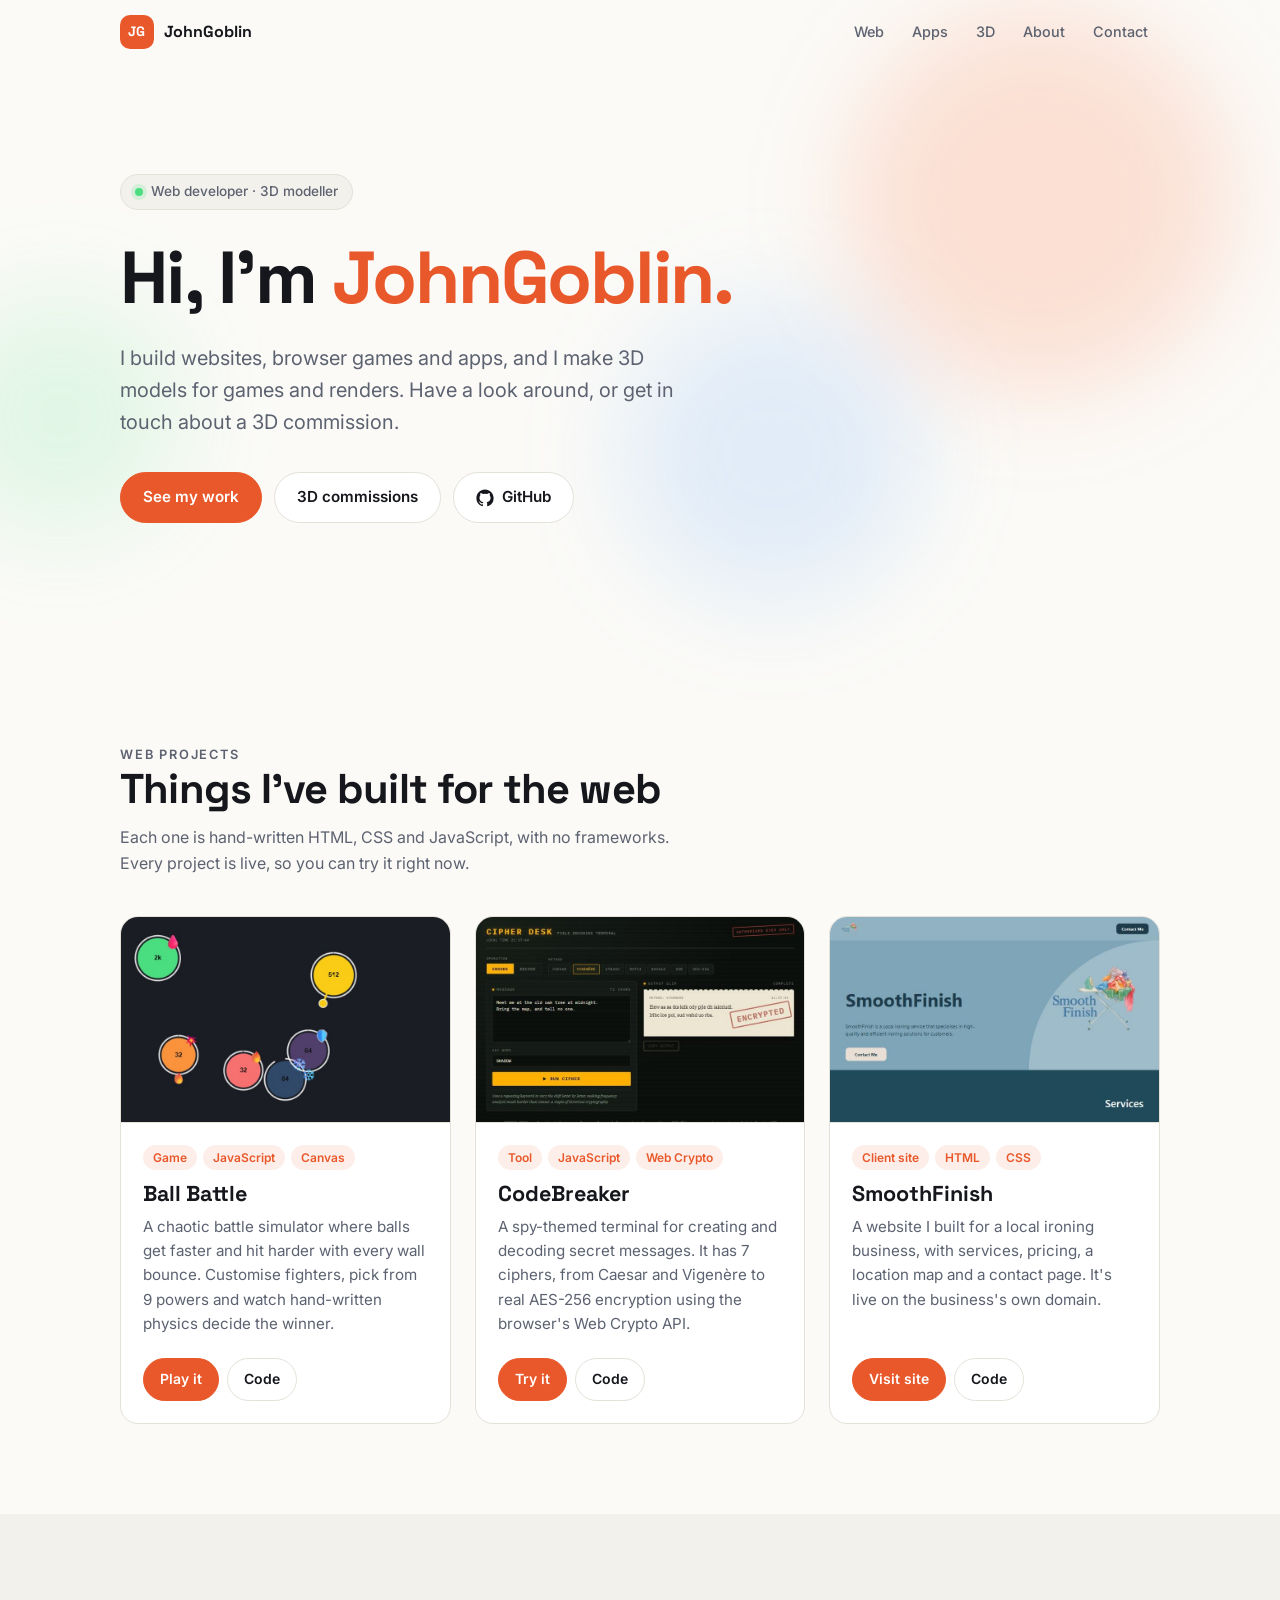
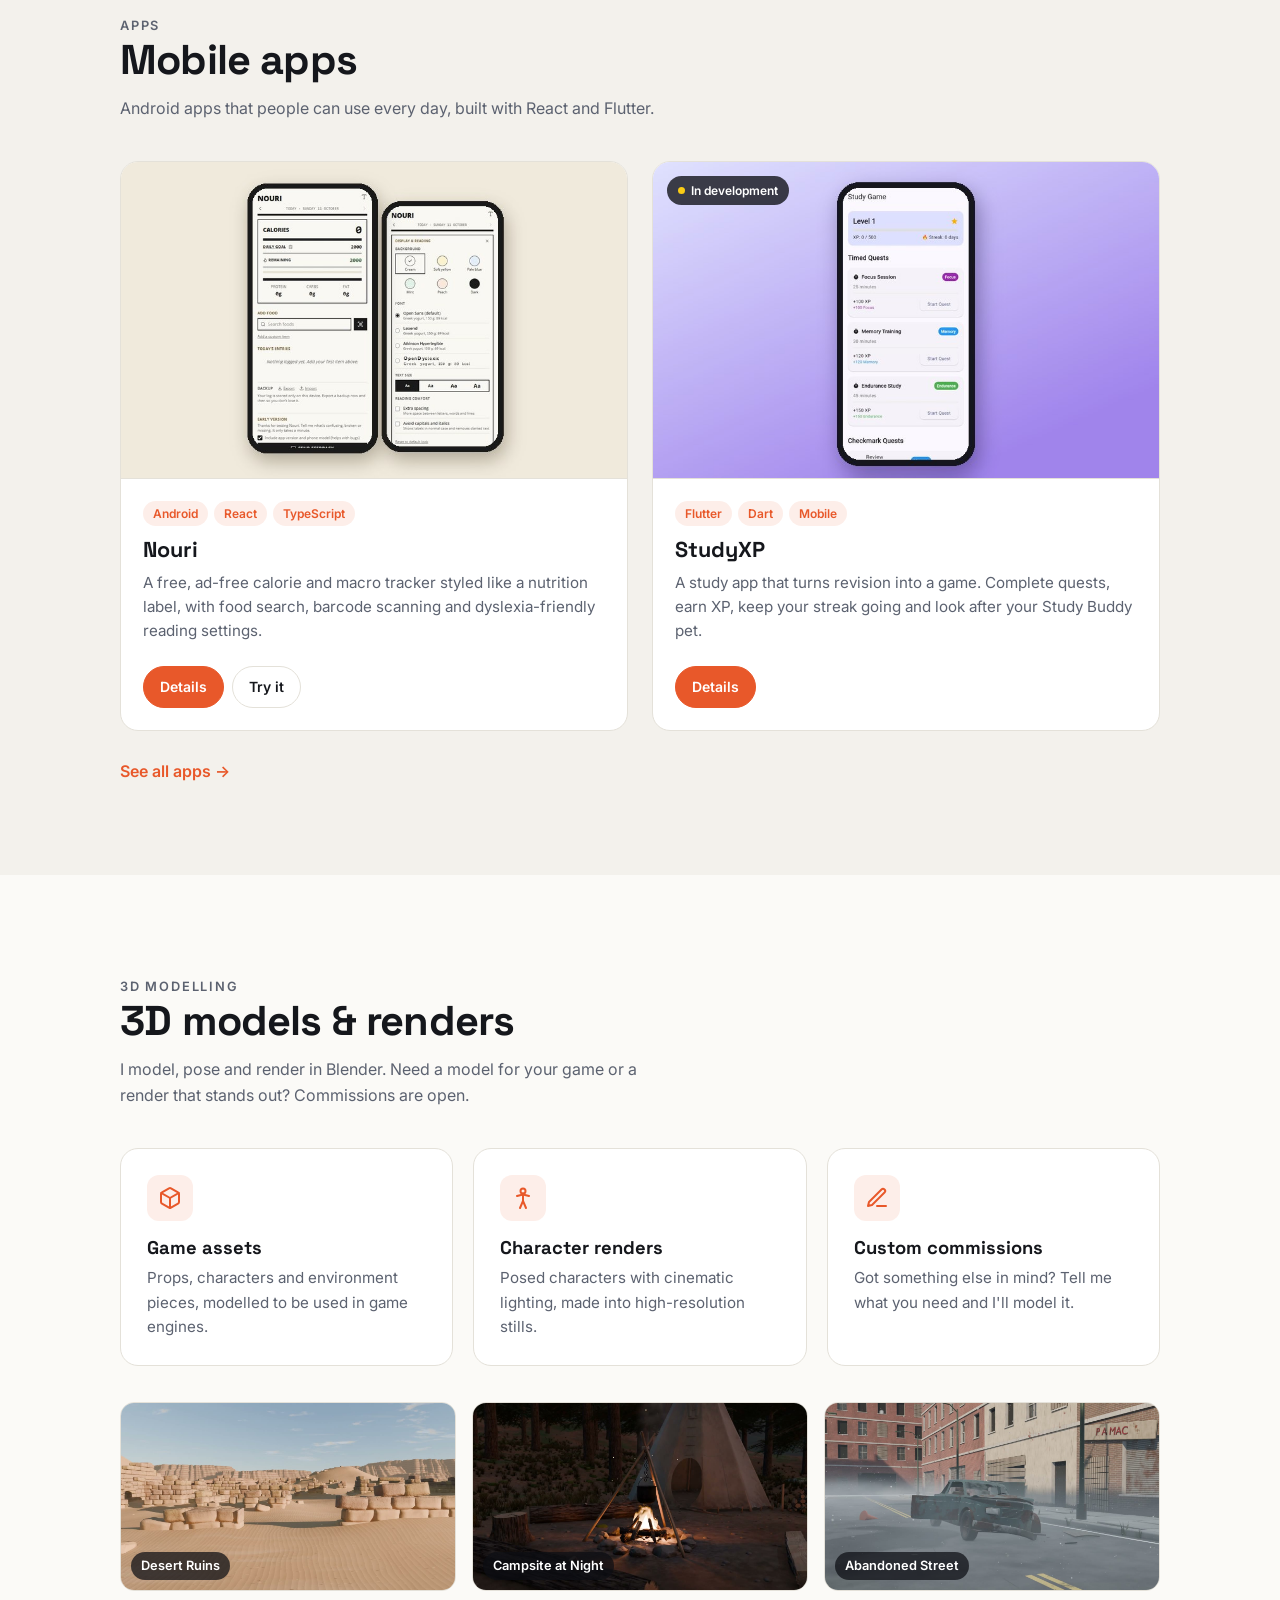
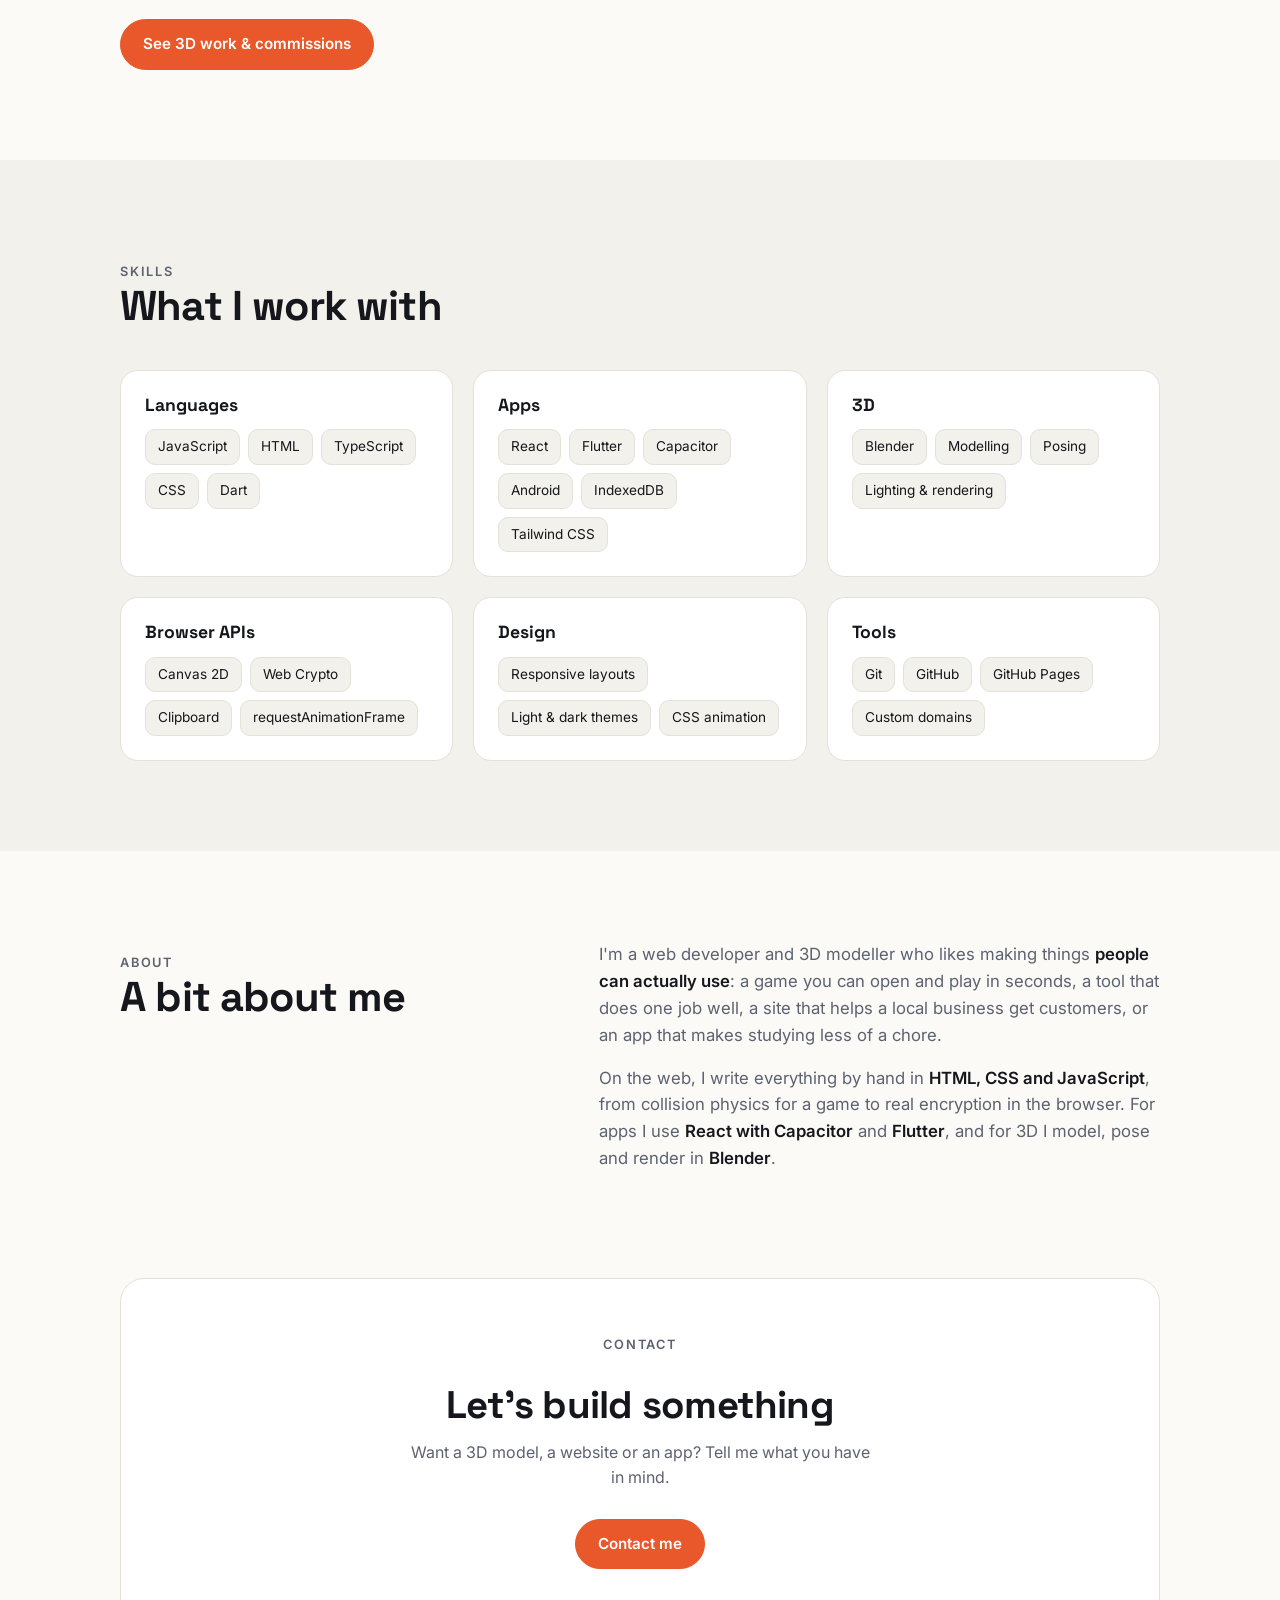
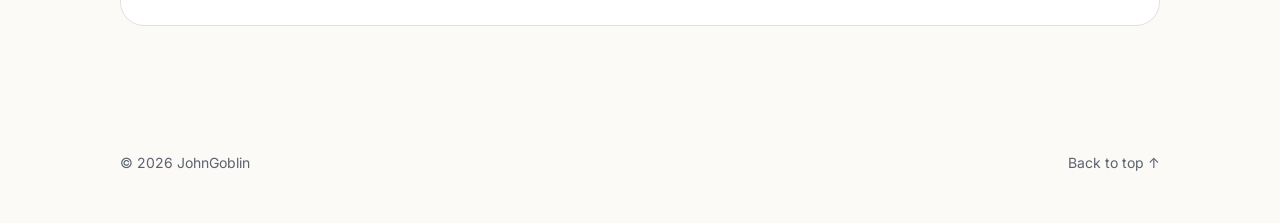
<file: index.html>
<!DOCTYPE html>
<html lang="en">
<head>
<meta charset="UTF-8">
<meta name="viewport" content="width=device-width, initial-scale=1">
<title>JohnGoblin · Web Developer & 3D Modeller</title>
<meta name="description" content="JohnGoblin is a web developer and 3D modeller who builds websites, browser games and apps, and takes 3D commissions.">
<meta property="og:title" content="JohnGoblin · Web Developer & 3D Modeller">
<meta property="og:description" content="Websites, browser games, mobile apps and 3D models. Commissions open.">
<meta property="og:image" content="https://doggieshrimp.github.io/images/ball-battle.jpg">
<meta property="og:url" content="https://doggieshrimp.github.io/">
<meta name="theme-color" content="#0d0f14">
<link rel="icon" href="data:image/svg+xml,%3Csvg xmlns='http://www.w3.org/2000/svg' viewBox='0 0 64 64'%3E%3Crect width='64' height='64' rx='16' fill='%23ff7a45'/%3E%3Ctext x='32' y='43' font-family='Arial,sans-serif' font-size='28' font-weight='700' text-anchor='middle' fill='%230d0f14'%3EJG%3C/text%3E%3C/svg%3E">
<link rel="preconnect" href="https://fonts.googleapis.com">
<link rel="preconnect" href="https://fonts.gstatic.com" crossorigin>
<link href="https://fonts.googleapis.com/css2?family=Space+Grotesk:wght@500;600;700&family=Inter:wght@400;500;600&display=swap" rel="stylesheet">
<link rel="stylesheet" href="styles.css">
</head>
<body>

<nav class="nav" id="nav">
  <div class="container nav-inner">
    <a href="#top" class="logo" aria-label="JohnGoblin, back to top">
      <span class="logo-mark">JG</span>
      <span class="logo-name">JohnGoblin</span>
    </a>
    <div class="nav-links">
      <a href="#projects">Web</a>
      <a href="apps.html">Apps</a>
      <a href="3d.html">3D</a>
      <a href="#about" class="hide-sm">About</a>
      <a href="contact.html">Contact</a>
    </div>
  </div>
</nav>

<header class="hero" id="top">
  <div class="blobs" aria-hidden="true">
    <div class="blob b1"></div>
    <div class="blob b2"></div>
    <div class="blob b3"></div>
  </div>
  <div class="container">
    <div class="eyebrow"><span class="dot"></span>Web developer · 3D modeller</div>
    <h1>Hi, I'm <span class="accent">JohnGoblin.</span></h1>
    <p class="lead">I build websites, browser games and apps, and I make 3D models for games and renders. Have a look around, or get in touch about a 3D commission.</p>
    <div class="btn-row">
      <a href="#projects" class="btn primary">See my work</a>
      <a href="3d.html" class="btn">3D commissions</a>
      <a href="https://github.com/doggieshrimp" class="btn" target="_blank" rel="noopener">
        <svg viewBox="0 0 24 24" fill="currentColor" aria-hidden="true"><path d="M12 .5C5.73.5.5 5.73.5 12a11.5 11.5 0 0 0 7.86 10.92c.58.1.79-.25.79-.56v-2c-3.2.7-3.88-1.37-3.88-1.37-.53-1.33-1.28-1.69-1.28-1.69-1.05-.72.08-.7.08-.7 1.16.08 1.77 1.19 1.77 1.19 1.03 1.77 2.7 1.26 3.36.96.1-.75.4-1.26.73-1.55-2.55-.29-5.24-1.28-5.24-5.68 0-1.26.45-2.28 1.19-3.09-.12-.29-.52-1.46.11-3.05 0 0 .97-.31 3.17 1.18a11 11 0 0 1 5.77 0c2.2-1.49 3.17-1.18 3.17-1.18.63 1.59.23 2.76.11 3.05.74.81 1.19 1.83 1.19 3.09 0 4.41-2.69 5.38-5.26 5.67.41.36.78 1.06.78 2.14v3.17c0 .31.21.67.8.56A11.5 11.5 0 0 0 23.5 12C23.5 5.73 18.27.5 12 .5Z"/></svg>
        GitHub
      </a>
    </div>
  </div>
</header>

<main>
  <section id="projects">
    <div class="container">
      <div class="section-head">
        <p class="section-label">Web projects</p>
        <h2>Things I've built for the web</h2>
        <p>Each one is hand-written HTML, CSS and JavaScript, with no frameworks. Every project is live, so you can try it right now.</p>
      </div>

      <div class="projects">
        <article class="project">
          <div class="project-img">
            <img src="images/ball-battle.jpg" alt="Ball Battle arena with six coloured balls fighting" width="800" height="500" loading="lazy">
          </div>
          <div class="project-body">
            <div class="tags"><span class="tag">Game</span><span class="tag">JavaScript</span><span class="tag">Canvas</span></div>
            <h3>Ball Battle</h3>
            <p>A chaotic battle simulator where balls get faster and hit harder with every wall bounce. Customise fighters, pick from 9 powers and watch hand-written physics decide the winner.</p>
            <div class="btn-row">
              <a class="btn primary small" href="https://doggieshrimp.github.io/Ball-battle/" target="_blank" rel="noopener">Play it</a>
              <a class="btn small" href="https://github.com/doggieshrimp/Ball-battle" target="_blank" rel="noopener">Code</a>
            </div>
          </div>
        </article>

        <article class="project">
          <div class="project-img">
            <img src="images/codebreaker.jpg" alt="CodeBreaker's Cipher Desk encoding a message with an ENCRYPTED stamp" width="800" height="500" loading="lazy">
          </div>
          <div class="project-body">
            <div class="tags"><span class="tag">Tool</span><span class="tag">JavaScript</span><span class="tag">Web Crypto</span></div>
            <h3>CodeBreaker</h3>
            <p>A spy-themed terminal for creating and decoding secret messages. It has 7 ciphers, from Caesar and Vigenère to real AES-256 encryption using the browser's Web Crypto API.</p>
            <div class="btn-row">
              <a class="btn primary small" href="https://doggieshrimp.github.io/CodeBreaker/" target="_blank" rel="noopener">Try it</a>
              <a class="btn small" href="https://github.com/doggieshrimp/CodeBreaker" target="_blank" rel="noopener">Code</a>
            </div>
          </div>
        </article>

        <article class="project">
          <div class="project-img">
            <img src="images/smoothfinish.jpg" alt="SmoothFinish website homepage with logo and Contact Me button" width="800" height="500" loading="lazy">
          </div>
          <div class="project-body">
            <div class="tags"><span class="tag">Client site</span><span class="tag">HTML</span><span class="tag">CSS</span></div>
            <h3>SmoothFinish</h3>
            <p>A website I built for a local ironing business, with services, pricing, a location map and a contact page. It's live on the business's own domain.</p>
            <div class="btn-row">
              <a class="btn primary small" href="https://www.smoothfinishpro.com/" target="_blank" rel="noopener">Visit site</a>
              <a class="btn small" href="https://github.com/doggieshrimp/SmoothFinish" target="_blank" rel="noopener">Code</a>
            </div>
          </div>
        </article>
      </div>
    </div>
  </section>

  <section id="apps" class="alt">
    <div class="container">
      <div class="section-head">
        <p class="section-label">Apps</p>
        <h2>Mobile apps</h2>
        <p>Android apps that people can use every day, built with React and Flutter.</p>
      </div>

      <div class="projects">
        <article class="project">
          <div class="project-img">
            <img src="images/nouri.jpg" alt="Nouri's daily log and its dyslexia-friendly display settings on two phones" width="800" height="500" loading="lazy">
          </div>
          <div class="project-body">
            <div class="tags"><span class="tag">Android</span><span class="tag">React</span><span class="tag">TypeScript</span></div>
            <h3>Nouri</h3>
            <p>A free, ad-free calorie and macro tracker styled like a nutrition label, with food search, barcode scanning and dyslexia-friendly reading settings.</p>
            <div class="btn-row">
              <a class="btn primary small" href="apps.html#nouri">Details</a>
              <a class="btn small" href="https://doggieshrimp.github.io/nouri/" target="_blank" rel="noopener">Try it</a>
            </div>
          </div>
        </article>

        <article class="project">
          <div class="project-img">
            <img src="images/studyxp.jpg" alt="StudyXP home screen showing level, XP, streak and timed study quests" width="800" height="500" loading="lazy">
            <span class="status">In development</span>
          </div>
          <div class="project-body">
            <div class="tags"><span class="tag">Flutter</span><span class="tag">Dart</span><span class="tag">Mobile</span></div>
            <h3>StudyXP</h3>
            <p>A study app that turns revision into a game. Complete quests, earn XP, keep your streak going and look after your Study Buddy pet.</p>
            <div class="btn-row">
              <a class="btn primary small" href="apps.html#studyxp">Details</a>
            </div>
          </div>
        </article>
      </div>

      <div class="section-foot">
        <a class="link-arrow" href="apps.html">See all apps →</a>
      </div>
    </div>
  </section>

  <section id="modelling">
    <div class="container">
      <div class="section-head">
        <p class="section-label">3D modelling</p>
        <h2>3D models &amp; renders</h2>
        <p>I model, pose and render in Blender. Need a model for your game or a render that stands out? Commissions are open.</p>
      </div>

      <div class="services">
        <div class="service">
          <div class="service-icon">
            <svg viewBox="0 0 24 24" fill="none" stroke="currentColor" stroke-width="2" stroke-linecap="round" stroke-linejoin="round" aria-hidden="true"><path d="M21 16V8a2 2 0 0 0-1-1.73l-7-4a2 2 0 0 0-2 0l-7 4A2 2 0 0 0 3 8v8a2 2 0 0 0 1 1.73l7 4a2 2 0 0 0 2 0l7-4A2 2 0 0 0 21 16z"/><path d="M3.3 7 12 12l8.7-5"/><path d="M12 22V12"/></svg>
          </div>
          <h3>Game assets</h3>
          <p>Props, characters and environment pieces, modelled to be used in game engines.</p>
        </div>
        <div class="service">
          <div class="service-icon">
            <svg viewBox="0 0 24 24" fill="none" stroke="currentColor" stroke-width="2" stroke-linecap="round" stroke-linejoin="round" aria-hidden="true"><circle cx="12" cy="5" r="2.5"/><path d="M12 7.5V15"/><path d="m6 10 6-1.5 6 1.5"/><path d="m9 22 3-7 3 7"/></svg>
          </div>
          <h3>Character renders</h3>
          <p>Posed characters with cinematic lighting, made into high-resolution stills.</p>
        </div>
        <div class="service">
          <div class="service-icon">
            <svg viewBox="0 0 24 24" fill="none" stroke="currentColor" stroke-width="2" stroke-linecap="round" stroke-linejoin="round" aria-hidden="true"><path d="M12 20h9"/><path d="M16.5 3.5a2.12 2.12 0 0 1 3 3L7 19l-4 1 1-4Z"/></svg>
          </div>
          <h3>Custom commissions</h3>
          <p>Got something else in mind? Tell me what you need and I'll model it.</p>
        </div>
      </div>

      <div class="scene-strip">
        <a href="3d.html#gallery"><img src="images/3d/desert-poster.jpg" alt="Desert ruins half-buried in sand dunes" width="1280" height="720" loading="lazy"><span>Desert Ruins</span></a>
        <a href="3d.html#gallery"><img src="images/3d/campsite-poster.jpg" alt="Teepee and campfire in a pine forest at night" width="1280" height="720" loading="lazy"><span>Campsite at Night</span></a>
        <a href="3d.html#gallery"><img src="images/3d/carscene-poster.jpg" alt="Wrecked pickup truck in a foggy city street" width="1280" height="720" loading="lazy"><span>Abandoned Street</span></a>
      </div>

      <div class="section-foot btn-row">
        <a href="3d.html" class="btn primary">See 3D work &amp; commissions</a>
      </div>
    </div>
  </section>

  <section id="skills" class="alt">
    <div class="container">
      <div class="section-head">
        <p class="section-label">Skills</p>
        <h2>What I work with</h2>
      </div>
      <div class="skills">
        <div class="skill-group">
          <h3>Languages</h3>
          <div class="chips"><span class="chip">JavaScript</span><span class="chip">HTML</span><span class="chip">TypeScript</span><span class="chip">CSS</span><span class="chip">Dart</span></div>
        </div>
        <div class="skill-group">
          <h3>Apps</h3>
          <div class="chips"><span class="chip">React</span><span class="chip">Flutter</span><span class="chip">Capacitor</span><span class="chip">Android</span><span class="chip">IndexedDB</span><span class="chip">Tailwind CSS</span></div>
        </div>
        <div class="skill-group">
          <h3>3D</h3>
          <div class="chips"><span class="chip">Blender</span><span class="chip">Modelling</span><span class="chip">Posing</span><span class="chip">Lighting &amp; rendering</span></div>
        </div>
        <div class="skill-group">
          <h3>Browser APIs</h3>
          <div class="chips"><span class="chip">Canvas 2D</span><span class="chip">Web Crypto</span><span class="chip">Clipboard</span><span class="chip">requestAnimationFrame</span></div>
        </div>
        <div class="skill-group">
          <h3>Design</h3>
          <div class="chips"><span class="chip">Responsive layouts</span><span class="chip">Light &amp; dark themes</span><span class="chip">CSS animation</span></div>
        </div>
        <div class="skill-group">
          <h3>Tools</h3>
          <div class="chips"><span class="chip">Git</span><span class="chip">GitHub</span><span class="chip">GitHub Pages</span><span class="chip">Custom domains</span></div>
        </div>
      </div>
    </div>
  </section>

  <section id="about">
    <div class="container about">
      <div class="section-head" style="margin-bottom:0;">
        <p class="section-label">About</p>
        <h2>A bit about me</h2>
      </div>
      <div class="about-text">
        <p>I'm a web developer and 3D modeller who likes making things <strong>people can actually use</strong>: a game you can open and play in seconds, a tool that does one job well, a site that helps a local business get customers, or an app that makes studying less of a chore.</p>
        <p>On the web, I write everything by hand in <strong>HTML, CSS and JavaScript</strong>, from collision physics for a game to real encryption in the browser. For apps I use <strong>React with Capacitor</strong> and <strong>Flutter</strong>, and for 3D I model, pose and render in <strong>Blender</strong>.</p>
      </div>
    </div>
  </section>

  <section id="contact" style="padding-top:0;">
    <div class="container">
      <div class="contact-card">
        <p class="section-label">Contact</p>
        <h2>Let's build something</h2>
        <p>Want a 3D model, a website or an app? Tell me what you have in mind.</p>
        <div class="btn-row">
          <a href="contact.html" class="btn primary">Contact me</a>
        </div>
      </div>
    </div>
  </section>
</main>

<footer>
  <div class="container footer-inner">
    <span>© <span id="year">2026</span> JohnGoblin</span>
    <a href="#top">Back to top ↑</a>
  </div>
</footer>

<script>
  document.getElementById('year').textContent = new Date().getFullYear();
  const nav = document.getElementById('nav');
  const onScroll = () => nav.classList.toggle('scrolled', window.scrollY > 8);
  window.addEventListener('scroll', onScroll, { passive: true });
  onScroll();
</script>
</body>
</html>
</file>
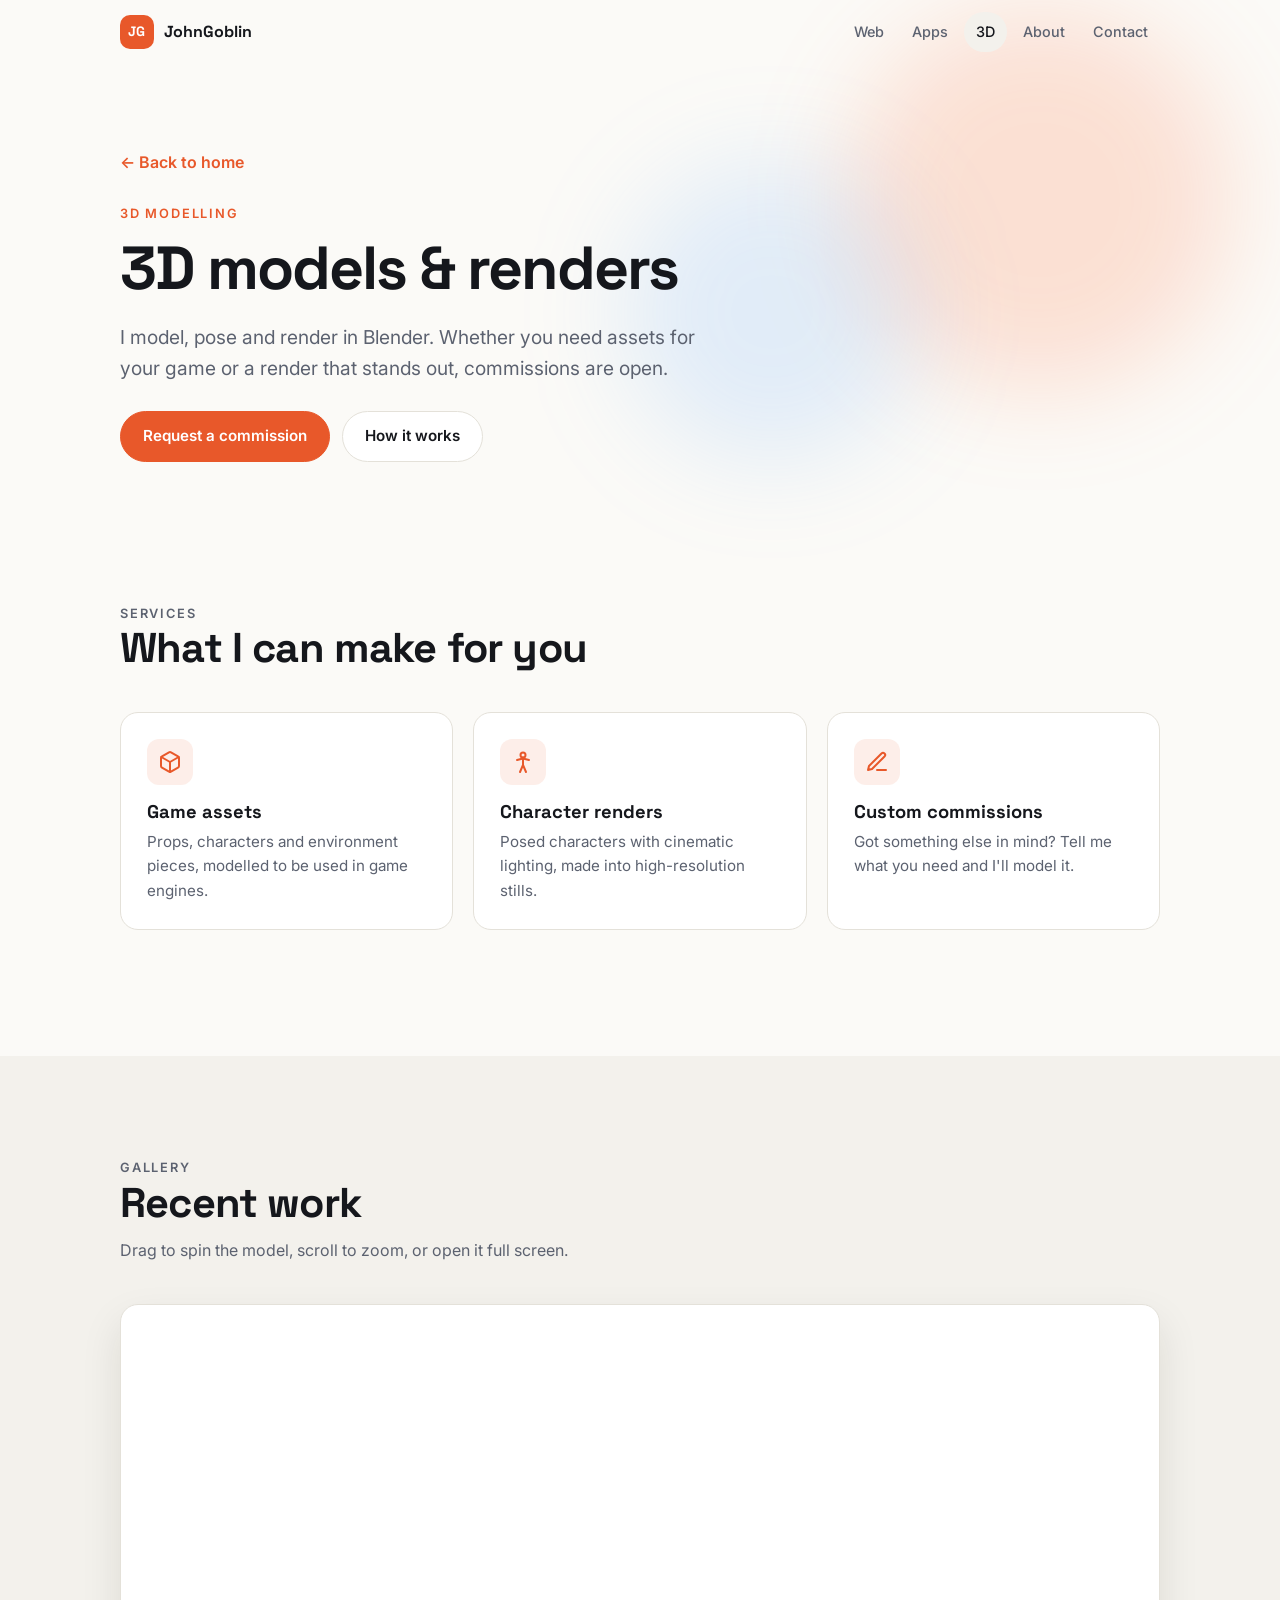
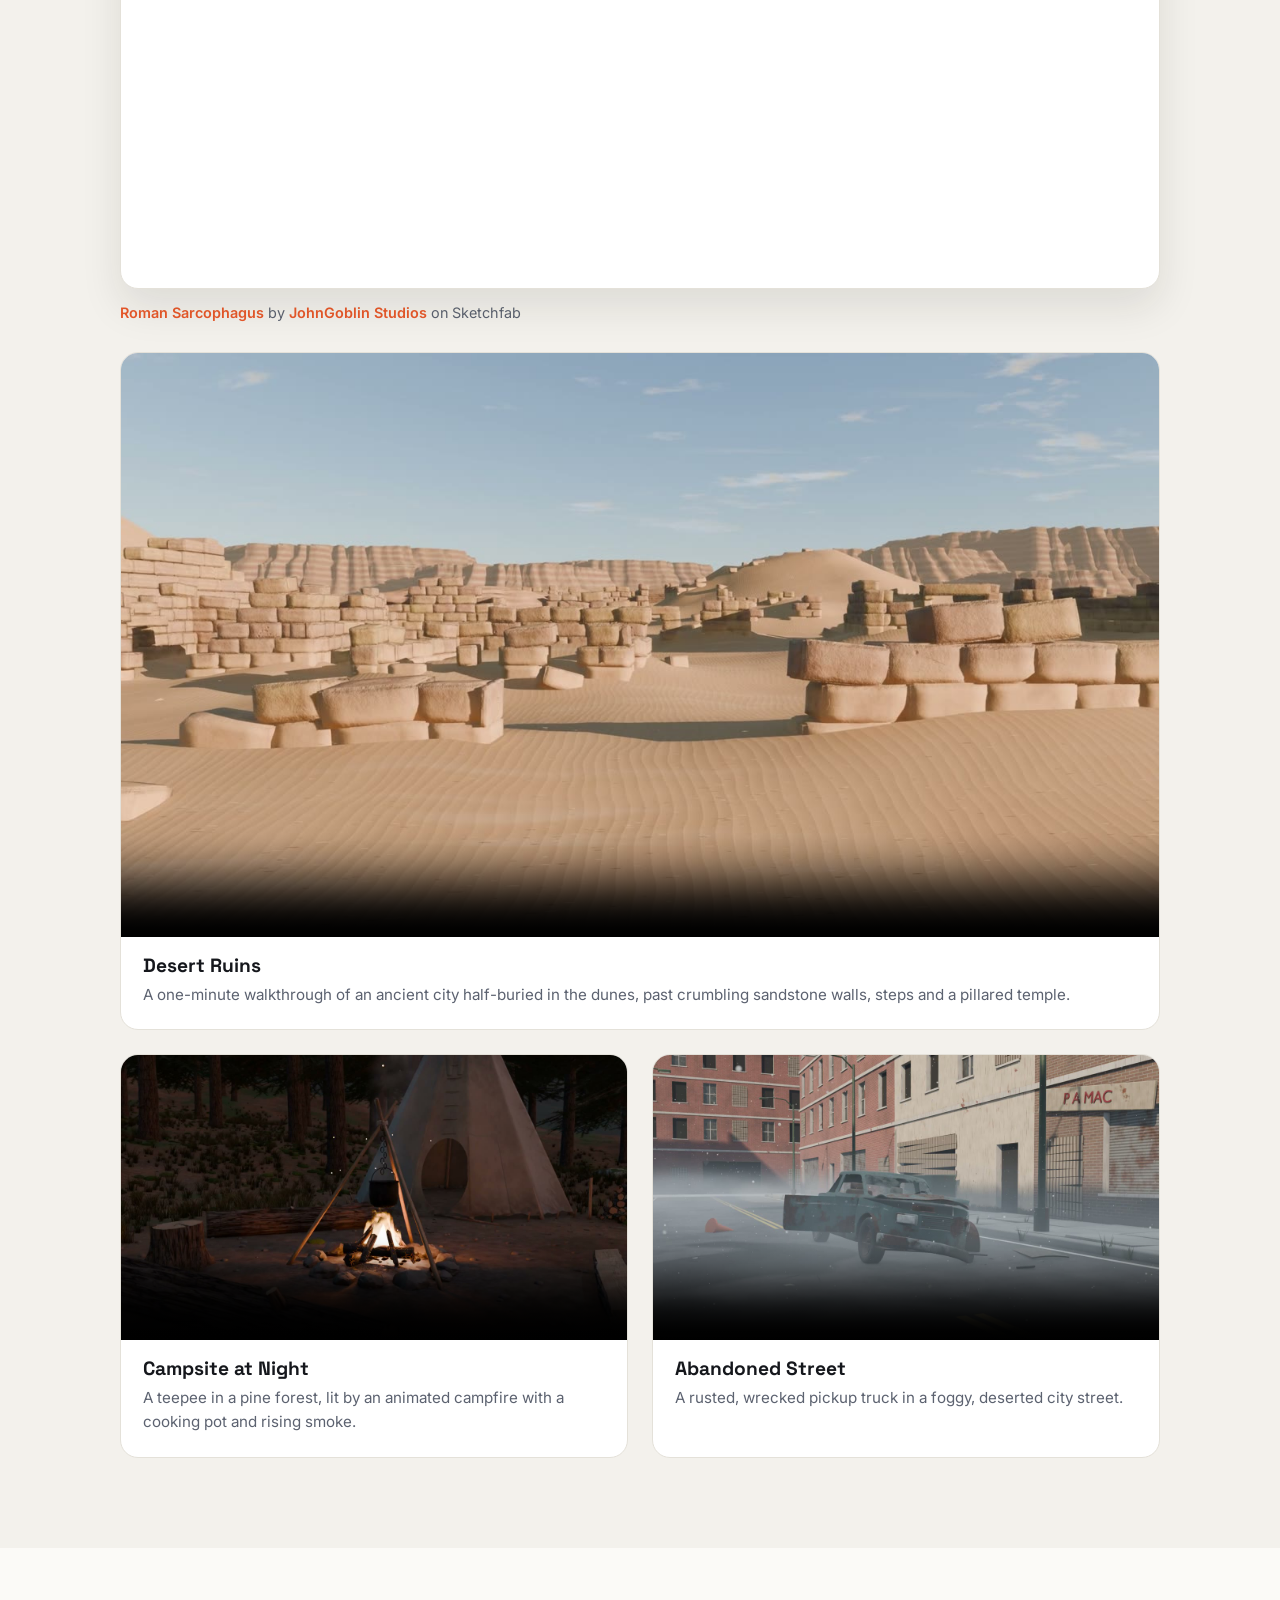
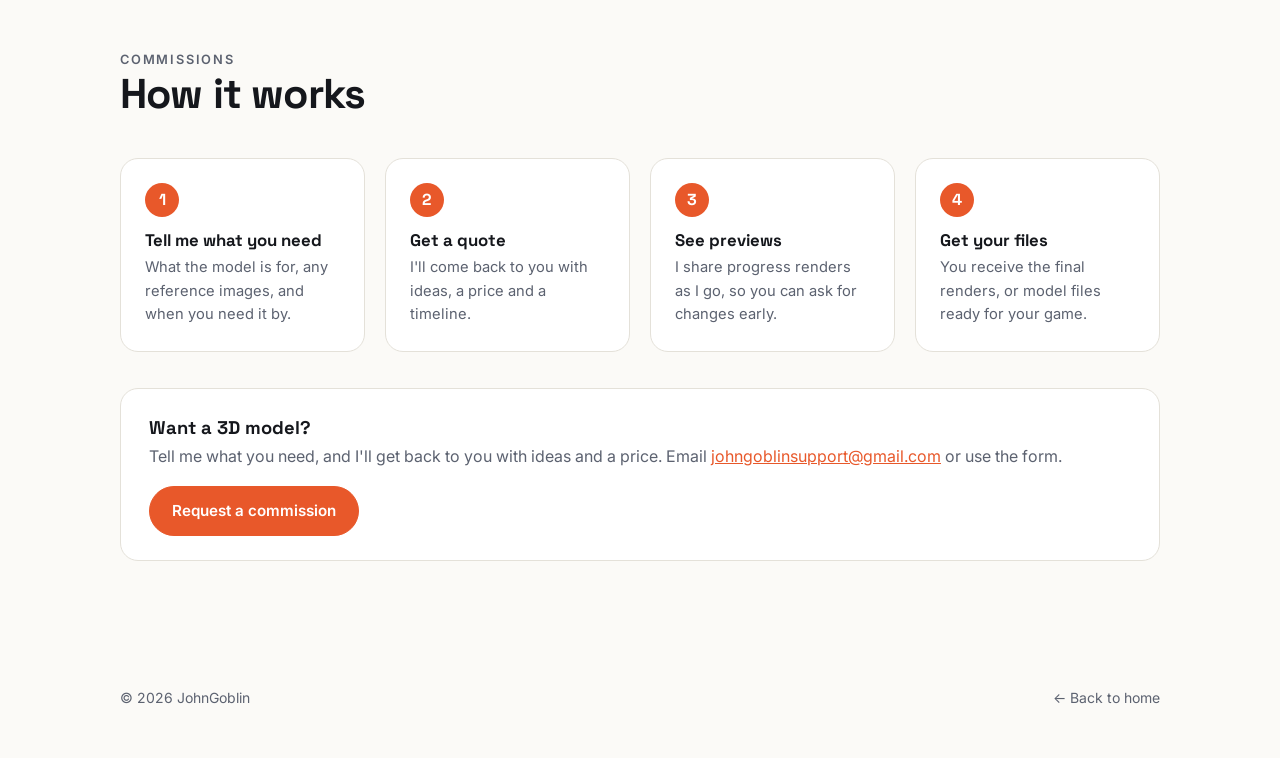
<file: 3d.html>
<!DOCTYPE html>
<html lang="en">
<head>
<meta charset="UTF-8">
<meta name="viewport" content="width=device-width, initial-scale=1">
<title>3D Modelling · JohnGoblin</title>
<meta name="description" content="3D models and renders by JohnGoblin: game assets, character renders and custom commissions, made in Blender.">
<meta property="og:title" content="3D Modelling · JohnGoblin">
<meta property="og:description" content="Game assets, character renders and custom 3D commissions, made in Blender. Commissions open.">
<meta property="og:url" content="https://doggieshrimp.github.io/3d.html">
<meta name="theme-color" content="#0d0f14">
<link rel="icon" href="data:image/svg+xml,%3Csvg xmlns='http://www.w3.org/2000/svg' viewBox='0 0 64 64'%3E%3Crect width='64' height='64' rx='16' fill='%23ff7a45'/%3E%3Ctext x='32' y='43' font-family='Arial,sans-serif' font-size='28' font-weight='700' text-anchor='middle' fill='%230d0f14'%3EJG%3C/text%3E%3C/svg%3E">
<link rel="preconnect" href="https://fonts.googleapis.com">
<link rel="preconnect" href="https://fonts.gstatic.com" crossorigin>
<link href="https://fonts.googleapis.com/css2?family=Space+Grotesk:wght@500;600;700&family=Inter:wght@400;500;600&display=swap" rel="stylesheet">
<link rel="stylesheet" href="styles.css">
</head>
<body>

<nav class="nav" id="nav">
  <div class="container nav-inner">
    <a href="index.html" class="logo" aria-label="JohnGoblin, home">
      <span class="logo-mark">JG</span>
      <span class="logo-name">JohnGoblin</span>
    </a>
    <div class="nav-links">
      <a href="index.html#projects">Web</a>
      <a href="apps.html">Apps</a>
      <a href="3d.html" class="active" aria-current="page">3D</a>
      <a href="index.html#about" class="hide-sm">About</a>
      <a href="contact.html">Contact</a>
    </div>
  </div>
</nav>

<header class="page-hero" id="top">
  <div class="blobs" aria-hidden="true">
    <div class="blob b1"></div>
    <div class="blob b2"></div>
  </div>
  <div class="container">
    <a class="link-arrow" href="index.html">← Back to home</a>
    <p class="section-label" style="margin-top:28px;">3D modelling</p>
    <h1>3D models &amp; renders</h1>
    <p class="lead">I model, pose and render in Blender. Whether you need assets for your game or a render that stands out, commissions are open.</p>
    <div class="btn-row">
      <a href="contact.html?topic=3d#form" class="btn primary">Request a commission</a>
      <a href="#how-it-works" class="btn">How it works</a>
    </div>
  </div>
</header>

<main>
  <section id="services">
    <div class="container">
      <div class="section-head">
        <p class="section-label">Services</p>
        <h2>What I can make for you</h2>
      </div>
      <div class="services">
        <div class="service">
          <div class="service-icon">
            <svg viewBox="0 0 24 24" fill="none" stroke="currentColor" stroke-width="2" stroke-linecap="round" stroke-linejoin="round" aria-hidden="true"><path d="M21 16V8a2 2 0 0 0-1-1.73l-7-4a2 2 0 0 0-2 0l-7 4A2 2 0 0 0 3 8v8a2 2 0 0 0 1 1.73l7 4a2 2 0 0 0 2 0l7-4A2 2 0 0 0 21 16z"/><path d="M3.3 7 12 12l8.7-5"/><path d="M12 22V12"/></svg>
          </div>
          <h3>Game assets</h3>
          <p>Props, characters and environment pieces, modelled to be used in game engines.</p>
        </div>
        <div class="service">
          <div class="service-icon">
            <svg viewBox="0 0 24 24" fill="none" stroke="currentColor" stroke-width="2" stroke-linecap="round" stroke-linejoin="round" aria-hidden="true"><circle cx="12" cy="5" r="2.5"/><path d="M12 7.5V15"/><path d="m6 10 6-1.5 6 1.5"/><path d="m9 22 3-7 3 7"/></svg>
          </div>
          <h3>Character renders</h3>
          <p>Posed characters with cinematic lighting, made into high-resolution stills.</p>
        </div>
        <div class="service">
          <div class="service-icon">
            <svg viewBox="0 0 24 24" fill="none" stroke="currentColor" stroke-width="2" stroke-linecap="round" stroke-linejoin="round" aria-hidden="true"><path d="M12 20h9"/><path d="M16.5 3.5a2.12 2.12 0 0 1 3 3L7 19l-4 1 1-4Z"/></svg>
          </div>
          <h3>Custom commissions</h3>
          <p>Got something else in mind? Tell me what you need and I'll model it.</p>
        </div>
      </div>
    </div>
  </section>

  <section id="gallery" class="alt">
    <div class="container">
      <div class="section-head">
        <p class="section-label">Gallery</p>
        <h2>Recent work</h2>
        <p>Drag to spin the model, scroll to zoom, or open it full screen.</p>
      </div>

      <figure class="model-embed">
        <div class="model-frame">
          <iframe title="Roman Sarcophagus 3D model by JohnGoblin Studios" src="https://sketchfab.com/models/555f954a67c34fd4985cfac638bb01d4/embed" frameborder="0" allowfullscreen mozallowfullscreen="true" webkitallowfullscreen="true" allow="autoplay; fullscreen; xr-spatial-tracking" xr-spatial-tracking execution-while-out-of-viewport execution-while-not-rendered web-share loading="lazy"></iframe>
        </div>
        <figcaption>
          <a href="https://sketchfab.com/3d-models/roman-sarcophagus-555f954a67c34fd4985cfac638bb01d4" target="_blank" rel="noopener"><strong>Roman Sarcophagus</strong></a>
          by <a href="https://sketchfab.com/JohnGoblin" target="_blank" rel="noopener"><strong>JohnGoblin Studios</strong></a>
          on <a href="https://sketchfab.com" target="_blank" rel="noopener">Sketchfab</a>
        </figcaption>
      </figure>

      <div class="scenes">
        <figure class="scene scene-wide">
          <video src="images/3d/desert.mp4" poster="images/3d/desert-poster.jpg" muted loop playsinline preload="none" controls aria-label="Walkthrough of desert ruins"></video>
          <figcaption>
            <h3>Desert Ruins</h3>
            <p>A one-minute walkthrough of an ancient city half-buried in the dunes, past crumbling sandstone walls, steps and a pillared temple.</p>
          </figcaption>
        </figure>
        <figure class="scene">
          <video src="images/3d/campsite.mp4" poster="images/3d/campsite-poster.jpg" muted loop playsinline preload="none" controls aria-label="Campsite at night with an animated campfire"></video>
          <figcaption>
            <h3>Campsite at Night</h3>
            <p>A teepee in a pine forest, lit by an animated campfire with a cooking pot and rising smoke.</p>
          </figcaption>
        </figure>
        <figure class="scene">
          <video src="images/3d/carscene.mp4" poster="images/3d/carscene-poster.jpg" muted loop playsinline preload="none" controls aria-label="Wrecked pickup truck in a foggy city street"></video>
          <figcaption>
            <h3>Abandoned Street</h3>
            <p>A rusted, wrecked pickup truck in a foggy, deserted city street.</p>
          </figcaption>
        </figure>
      </div>
    </div>
  </section>

  <section id="how-it-works">
    <div class="container">
      <div class="section-head">
        <p class="section-label">Commissions</p>
        <h2>How it works</h2>
      </div>
      <ol class="steps">
        <li>
          <h3>Tell me what you need</h3>
          <p>What the model is for, any reference images, and when you need it by.</p>
        </li>
        <li>
          <h3>Get a quote</h3>
          <p>I'll come back to you with ideas, a price and a timeline.</p>
        </li>
        <li>
          <h3>See previews</h3>
          <p>I share progress renders as I go, so you can ask for changes early.</p>
        </li>
        <li>
          <h3>Get your files</h3>
          <p>You receive the final renders, or model files ready for your game.</p>
        </li>
      </ol>

      <div class="cta-row">
        <p><strong>Want a 3D model?</strong>Tell me what you need, and I'll get back to you with ideas and a price. Email <a href="mailto:johngoblinsupport@gmail.com">johngoblinsupport@gmail.com</a> or use the form.</p>
        <a href="contact.html?topic=3d#form" class="btn primary">Request a commission</a>
      </div>
    </div>
  </section>
</main>

<footer>
  <div class="container footer-inner">
    <span>© <span id="year">2026</span> JohnGoblin</span>
    <a href="index.html">← Back to home</a>
  </div>
</footer>

<script>
  document.getElementById('year').textContent = new Date().getFullYear();
  const nav = document.getElementById('nav');
  const onScroll = () => nav.classList.toggle('scrolled', window.scrollY > 8);
  window.addEventListener('scroll', onScroll, { passive: true });
  onScroll();

  const reduceMotion = window.matchMedia('(prefers-reduced-motion: reduce)').matches;
  if (!reduceMotion && 'IntersectionObserver' in window) {
    const io = new IntersectionObserver(entries => {
      entries.forEach(e => {
        if (e.isIntersecting) e.target.play().catch(() => {});
        else e.target.pause();
      });
    }, { threshold: 0.4 });
    document.querySelectorAll('.scene video').forEach(v => io.observe(v));
  }
</script>
</body>
</html>
</file>
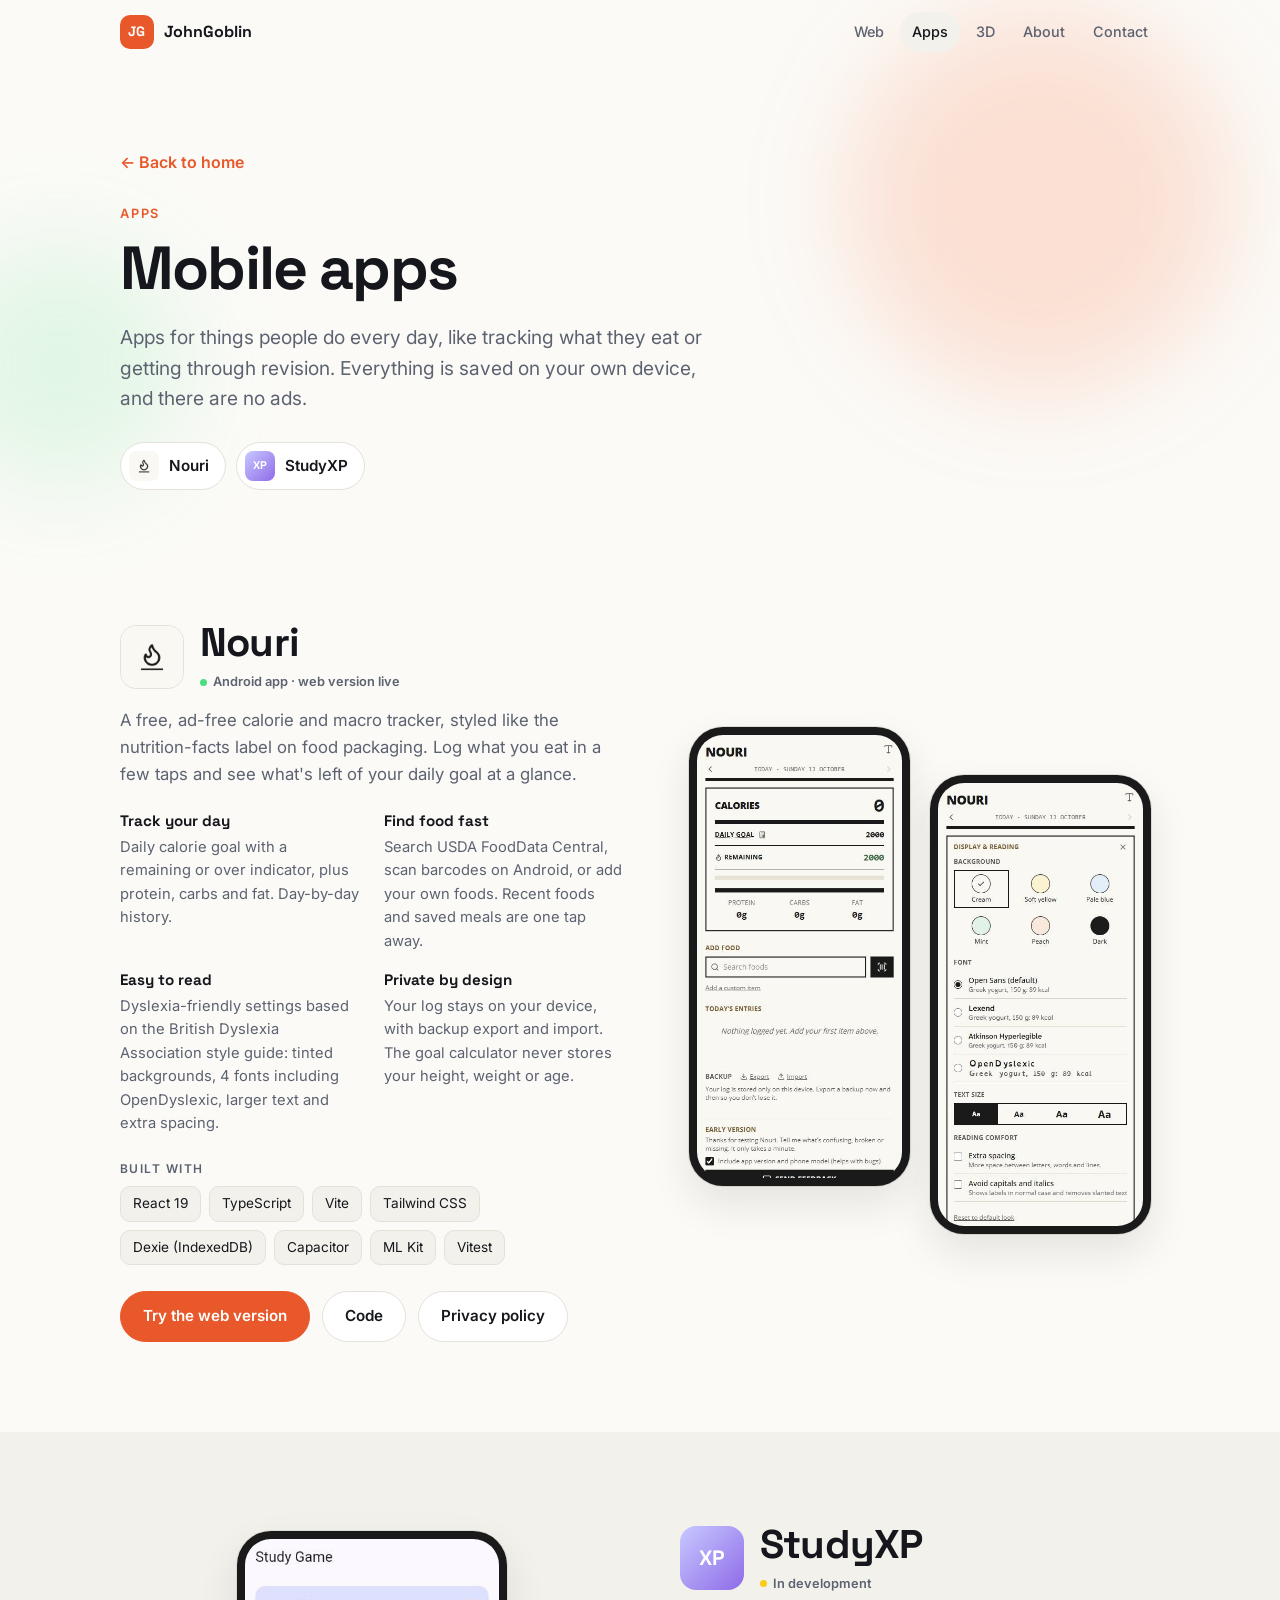
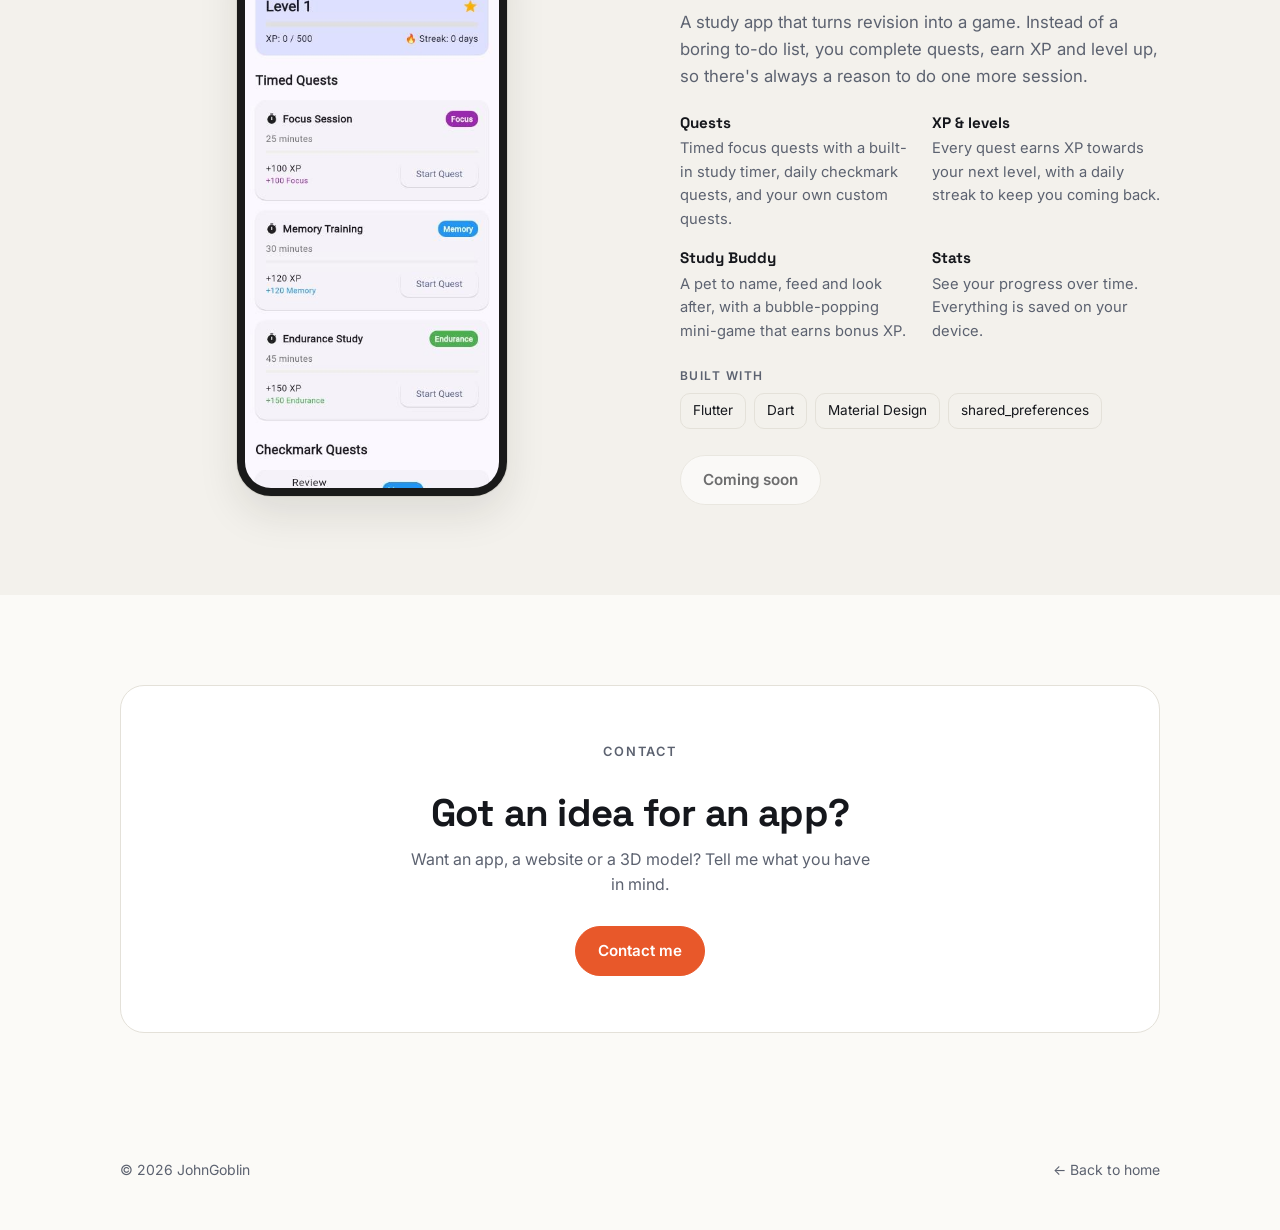
<file: apps.html>
<!DOCTYPE html>
<html lang="en">
<head>
<meta charset="UTF-8">
<meta name="viewport" content="width=device-width, initial-scale=1">
<title>Apps · JohnGoblin</title>
<meta name="description" content="Mobile apps by JohnGoblin: Nouri, a free calorie tracker with dyslexia-friendly settings, and StudyXP, a study app that turns revision into a game.">
<meta property="og:title" content="Apps · JohnGoblin">
<meta property="og:description" content="Nouri, a free and ad-free calorie tracker, and StudyXP, a gamified study app.">
<meta property="og:image" content="https://doggieshrimp.github.io/images/nouri.jpg">
<meta property="og:url" content="https://doggieshrimp.github.io/apps.html">
<meta name="theme-color" content="#0d0f14">
<link rel="icon" href="data:image/svg+xml,%3Csvg xmlns='http://www.w3.org/2000/svg' viewBox='0 0 64 64'%3E%3Crect width='64' height='64' rx='16' fill='%23ff7a45'/%3E%3Ctext x='32' y='43' font-family='Arial,sans-serif' font-size='28' font-weight='700' text-anchor='middle' fill='%230d0f14'%3EJG%3C/text%3E%3C/svg%3E">
<link rel="preconnect" href="https://fonts.googleapis.com">
<link rel="preconnect" href="https://fonts.gstatic.com" crossorigin>
<link href="https://fonts.googleapis.com/css2?family=Space+Grotesk:wght@500;600;700&family=Inter:wght@400;500;600&display=swap" rel="stylesheet">
<link rel="stylesheet" href="styles.css">
</head>
<body>

<nav class="nav" id="nav">
  <div class="container nav-inner">
    <a href="index.html" class="logo" aria-label="JohnGoblin, home">
      <span class="logo-mark">JG</span>
      <span class="logo-name">JohnGoblin</span>
    </a>
    <div class="nav-links">
      <a href="index.html#projects">Web</a>
      <a href="apps.html" class="active" aria-current="page">Apps</a>
      <a href="3d.html">3D</a>
      <a href="index.html#about" class="hide-sm">About</a>
      <a href="contact.html">Contact</a>
    </div>
  </div>
</nav>

<header class="page-hero" id="top">
  <div class="blobs" aria-hidden="true">
    <div class="blob b1"></div>
    <div class="blob b3"></div>
  </div>
  <div class="container">
    <a class="link-arrow" href="index.html">← Back to home</a>
    <p class="section-label" style="margin-top:28px;">Apps</p>
    <h1>Mobile apps</h1>
    <p class="lead">Apps for things people do every day, like tracking what they eat or getting through revision. Everything is saved on your own device, and there are no ads.</p>
    <div class="jump">
      <a href="#nouri"><img src="images/apps/nouri-icon.png" alt="" width="30" height="30">Nouri</a>
      <a href="#studyxp"><span class="app-glyph" aria-hidden="true">XP</span>StudyXP</a>
    </div>
  </div>
</header>

<main>
  <section id="nouri">
    <div class="container app-detail">
      <div class="app-copy">
        <div class="app-title">
          <img class="app-icon" src="images/apps/nouri-icon.png" alt="Nouri app icon" width="64" height="64">
          <div>
            <h2>Nouri</h2>
            <span class="pill">Android app · web version live</span>
          </div>
        </div>
        <p>A free, ad-free calorie and macro tracker, styled like the nutrition-facts label on food packaging. Log what you eat in a few taps and see what's left of your daily goal at a glance.</p>

        <div class="feature-groups">
          <div>
            <h3>Track your day</h3>
            <p>Daily calorie goal with a remaining or over indicator, plus protein, carbs and fat. Day-by-day history.</p>
          </div>
          <div>
            <h3>Find food fast</h3>
            <p>Search USDA FoodData Central, scan barcodes on Android, or add your own foods. Recent foods and saved meals are one tap away.</p>
          </div>
          <div>
            <h3>Easy to read</h3>
            <p>Dyslexia-friendly settings based on the British Dyslexia Association style guide: tinted backgrounds, 4 fonts including OpenDyslexic, larger text and extra spacing.</p>
          </div>
          <div>
            <h3>Private by design</h3>
            <p>Your log stays on your device, with backup export and import. The goal calculator never stores your height, weight or age.</p>
          </div>
        </div>

        <div class="built-with">
          <h3>Built with</h3>
          <div class="chips"><span class="chip">React 19</span><span class="chip">TypeScript</span><span class="chip">Vite</span><span class="chip">Tailwind CSS</span><span class="chip">Dexie (IndexedDB)</span><span class="chip">Capacitor</span><span class="chip">ML Kit</span><span class="chip">Vitest</span></div>
        </div>

        <div class="btn-row">
          <a class="btn primary" href="https://doggieshrimp.github.io/nouri/" target="_blank" rel="noopener">Try the web version</a>
          <a class="btn" href="https://github.com/doggieshrimp/nouri" target="_blank" rel="noopener">Code</a>
          <a class="btn" href="https://doggieshrimp.github.io/nouri/privacy.html" target="_blank" rel="noopener">Privacy policy</a>
        </div>
      </div>

      <div class="phones">
        <div class="phone"><img src="images/apps/nouri-home.jpg" alt="Nouri daily log showing calories, daily goal, remaining calories and macros" width="390" height="844" loading="lazy"></div>
        <div class="phone"><img src="images/apps/nouri-display.jpg" alt="Nouri display and reading settings with background colours, fonts and text sizes" width="390" height="844" loading="lazy"></div>
      </div>
    </div>
  </section>

  <section id="studyxp" class="alt">
    <div class="container app-detail reverse">
      <div class="app-copy">
        <div class="app-title">
          <span class="app-glyph" aria-hidden="true">XP</span>
          <div>
            <h2>StudyXP</h2>
            <span class="pill dev">In development</span>
          </div>
        </div>
        <p>A study app that turns revision into a game. Instead of a boring to-do list, you complete quests, earn XP and level up, so there's always a reason to do one more session.</p>

        <div class="feature-groups">
          <div>
            <h3>Quests</h3>
            <p>Timed focus quests with a built-in study timer, daily checkmark quests, and your own custom quests.</p>
          </div>
          <div>
            <h3>XP &amp; levels</h3>
            <p>Every quest earns XP towards your next level, with a daily streak to keep you coming back.</p>
          </div>
          <div>
            <h3>Study Buddy</h3>
            <p>A pet to name, feed and look after, with a bubble-popping mini-game that earns bonus XP.</p>
          </div>
          <div>
            <h3>Stats</h3>
            <p>See your progress over time. Everything is saved on your device.</p>
          </div>
        </div>

        <div class="built-with">
          <h3>Built with</h3>
          <div class="chips"><span class="chip">Flutter</span><span class="chip">Dart</span><span class="chip">Material Design</span><span class="chip">shared_preferences</span></div>
        </div>

        <div class="btn-row">
          <span class="btn disabled" aria-disabled="true">Coming soon</span>
        </div>
      </div>

      <div class="phones">
        <div class="phone solo"><img src="images/apps/studyxp-home.jpg" alt="StudyXP home screen showing level, XP, streak and timed study quests" width="390" height="844" loading="lazy"></div>
      </div>
    </div>
  </section>

  <section id="contact">
    <div class="container">
      <div class="contact-card">
        <p class="section-label">Contact</p>
        <h2>Got an idea for an app?</h2>
        <p>Want an app, a website or a 3D model? Tell me what you have in mind.</p>
        <div class="btn-row">
          <a href="contact.html" class="btn primary">Contact me</a>
        </div>
      </div>
    </div>
  </section>
</main>

<footer>
  <div class="container footer-inner">
    <span>© <span id="year">2026</span> JohnGoblin</span>
    <a href="index.html">← Back to home</a>
  </div>
</footer>

<script>
  document.getElementById('year').textContent = new Date().getFullYear();
  const nav = document.getElementById('nav');
  const onScroll = () => nav.classList.toggle('scrolled', window.scrollY > 8);
  window.addEventListener('scroll', onScroll, { passive: true });
  onScroll();
</script>
</body>
</html>
</file>
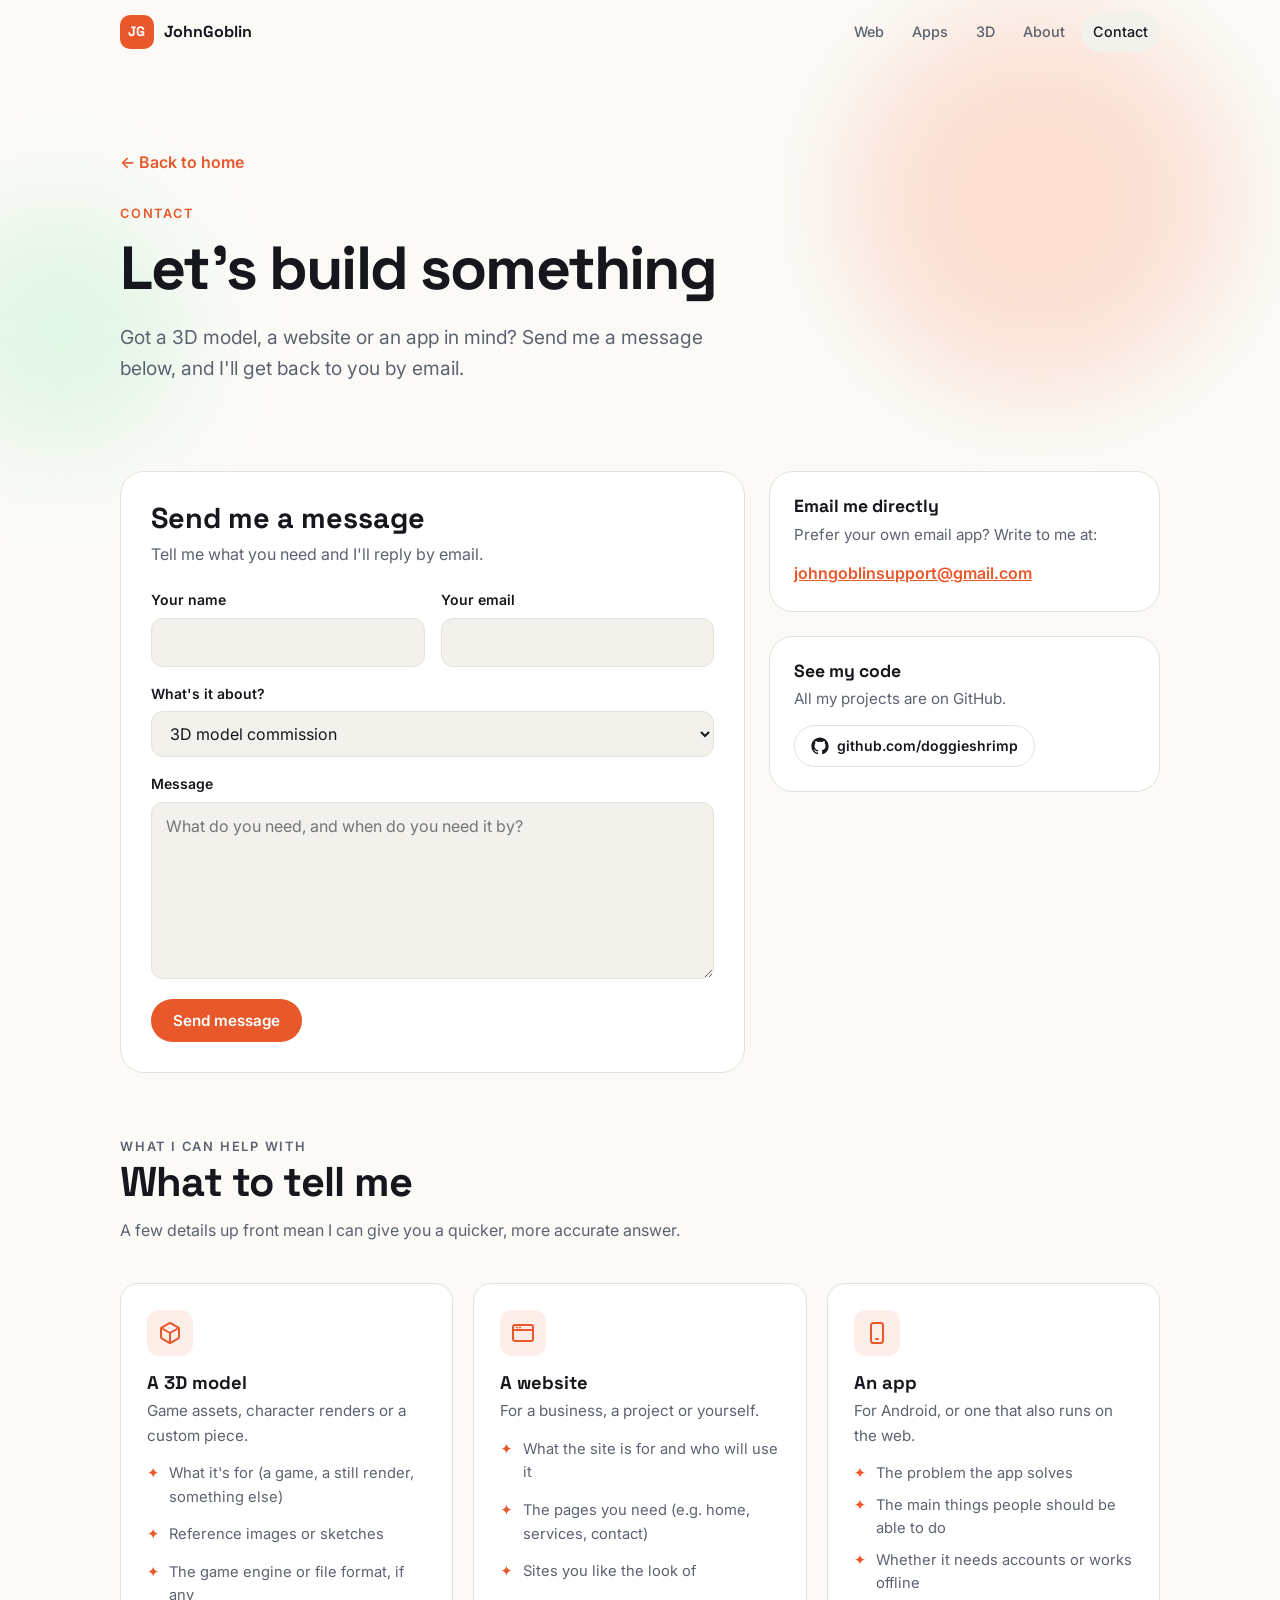
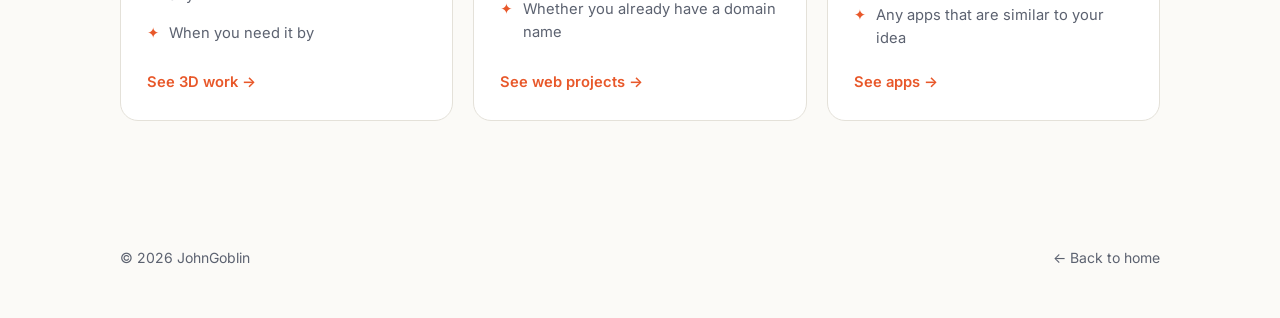
<file: contact.html>
<!DOCTYPE html>
<html lang="en">
<head>
<meta charset="UTF-8">
<meta name="viewport" content="width=device-width, initial-scale=1">
<title>Contact · JohnGoblin</title>
<meta name="description" content="Get in touch with JohnGoblin about a 3D model, a website or an app.">
<meta property="og:title" content="Contact · JohnGoblin">
<meta property="og:description" content="Got a 3D model, website or app in mind? Get in touch.">
<meta property="og:url" content="https://doggieshrimp.github.io/contact.html">
<meta name="theme-color" content="#0d0f14">
<link rel="icon" href="data:image/svg+xml,%3Csvg xmlns='http://www.w3.org/2000/svg' viewBox='0 0 64 64'%3E%3Crect width='64' height='64' rx='16' fill='%23ff7a45'/%3E%3Ctext x='32' y='43' font-family='Arial,sans-serif' font-size='28' font-weight='700' text-anchor='middle' fill='%230d0f14'%3EJG%3C/text%3E%3C/svg%3E">
<link rel="preconnect" href="https://fonts.googleapis.com">
<link rel="preconnect" href="https://fonts.gstatic.com" crossorigin>
<link href="https://fonts.googleapis.com/css2?family=Space+Grotesk:wght@500;600;700&family=Inter:wght@400;500;600&display=swap" rel="stylesheet">
<link rel="stylesheet" href="styles.css">
</head>
<body>

<nav class="nav" id="nav">
  <div class="container nav-inner">
    <a href="index.html" class="logo" aria-label="JohnGoblin, home">
      <span class="logo-mark">JG</span>
      <span class="logo-name">JohnGoblin</span>
    </a>
    <div class="nav-links">
      <a href="index.html#projects">Web</a>
      <a href="apps.html">Apps</a>
      <a href="3d.html">3D</a>
      <a href="index.html#about" class="hide-sm">About</a>
      <a href="contact.html" class="active" aria-current="page">Contact</a>
    </div>
  </div>
</nav>

<header class="page-hero" id="top">
  <div class="blobs" aria-hidden="true">
    <div class="blob b1"></div>
    <div class="blob b3"></div>
  </div>
  <div class="container">
    <a class="link-arrow" href="index.html">← Back to home</a>
    <p class="section-label" style="margin-top:28px;">Contact</p>
    <h1>Let's build something</h1>
    <p class="lead">Got a 3D model, a website or an app in mind? Send me a message below, and I'll get back to you by email.</p>
  </div>
</header>

<main>
  <section style="padding-top:20px;">
    <div class="container">
      <div class="contact-layout" id="form">
        <form class="contact-form" action="https://formsubmit.co/johngoblinsupport@gmail.com" method="POST">
          <div class="form-sent" id="formSent" role="status" hidden>
            <strong>Thanks, your message has been sent!</strong>
            I'll get back to you as soon as I can.
          </div>
          <h2>Send me a message</h2>
          <p class="form-intro">Tell me what you need and I'll reply by email.</p>

          <!-- FormSubmit settings: https://formsubmit.co -->
          <input type="hidden" name="_subject" value="New message from your portfolio site">
          <input type="hidden" name="_template" value="table">
          <input type="hidden" name="_next" value="https://doggieshrimp.github.io/contact.html?sent=1#form">
          <input type="text" name="_honey" class="honeypot" tabindex="-1" autocomplete="off" aria-hidden="true">

          <div class="field-row">
            <label class="field">
              <span>Your name</span>
              <input type="text" name="name" autocomplete="name" required>
            </label>
            <label class="field">
              <span>Your email</span>
              <input type="email" name="email" autocomplete="email" required>
            </label>
          </div>
          <label class="field">
            <span>What's it about?</span>
            <select name="topic" id="topic">
              <option>3D model commission</option>
              <option>Website</option>
              <option>App</option>
              <option>Something else</option>
            </select>
          </label>
          <label class="field">
            <span>Message</span>
            <textarea name="message" rows="6" required placeholder="What do you need, and when do you need it by?"></textarea>
          </label>
          <button type="submit" class="btn primary">Send message</button>
        </form>

        <aside class="contact-side">
          <div class="side-card">
            <h3>Email me directly</h3>
            <p>Prefer your own email app? Write to me at:</p>
            <a class="email-link" href="mailto:johngoblinsupport@gmail.com">johngoblinsupport@gmail.com</a>
          </div>
          <div class="side-card">
            <h3>See my code</h3>
            <p>All my projects are on GitHub.</p>
            <a href="https://github.com/doggieshrimp" class="btn small" target="_blank" rel="noopener">
              <svg viewBox="0 0 24 24" fill="currentColor" aria-hidden="true"><path d="M12 .5C5.73.5.5 5.73.5 12a11.5 11.5 0 0 0 7.86 10.92c.58.1.79-.25.79-.56v-2c-3.2.7-3.88-1.37-3.88-1.37-.53-1.33-1.28-1.69-1.28-1.69-1.05-.72.08-.7.08-.7 1.16.08 1.77 1.19 1.77 1.19 1.03 1.77 2.7 1.26 3.36.96.1-.75.4-1.26.73-1.55-2.55-.29-5.24-1.28-5.24-5.68 0-1.26.45-2.28 1.19-3.09-.12-.29-.52-1.46.11-3.05 0 0 .97-.31 3.17 1.18a11 11 0 0 1 5.77 0c2.2-1.49 3.17-1.18 3.17-1.18.63 1.59.23 2.76.11 3.05.74.81 1.19 1.83 1.19 3.09 0 4.41-2.69 5.38-5.26 5.67.41.36.78 1.06.78 2.14v3.17c0 .31.21.67.8.56A11.5 11.5 0 0 0 23.5 12C23.5 5.73 18.27.5 12 .5Z"/></svg>
              github.com/doggieshrimp
            </a>
          </div>
        </aside>
      </div>

      <div class="section-head">
        <p class="section-label">What I can help with</p>
        <h2>What to tell me</h2>
        <p>A few details up front mean I can give you a quicker, more accurate answer.</p>
      </div>

      <div class="topics">
        <div class="topic">
          <div class="service-icon">
            <svg viewBox="0 0 24 24" fill="none" stroke="currentColor" stroke-width="2" stroke-linecap="round" stroke-linejoin="round" aria-hidden="true"><path d="M21 16V8a2 2 0 0 0-1-1.73l-7-4a2 2 0 0 0-2 0l-7 4A2 2 0 0 0 3 8v8a2 2 0 0 0 1 1.73l7 4a2 2 0 0 0 2 0l7-4A2 2 0 0 0 21 16z"/><path d="M3.3 7 12 12l8.7-5"/><path d="M12 22V12"/></svg>
          </div>
          <h3>A 3D model</h3>
          <p>Game assets, character renders or a custom piece.</p>
          <ul class="feature-list">
            <li>What it's for (a game, a still render, something else)</li>
            <li>Reference images or sketches</li>
            <li>The game engine or file format, if any</li>
            <li>When you need it by</li>
          </ul>
          <a class="link-arrow" href="3d.html">See 3D work →</a>
        </div>
        <div class="topic">
          <div class="service-icon">
            <svg viewBox="0 0 24 24" fill="none" stroke="currentColor" stroke-width="2" stroke-linecap="round" stroke-linejoin="round" aria-hidden="true"><rect x="2" y="4" width="20" height="16" rx="2"/><path d="M2 9h20"/><path d="M6 6.5h.01"/><path d="M9 6.5h.01"/></svg>
          </div>
          <h3>A website</h3>
          <p>For a business, a project or yourself.</p>
          <ul class="feature-list">
            <li>What the site is for and who will use it</li>
            <li>The pages you need (e.g. home, services, contact)</li>
            <li>Sites you like the look of</li>
            <li>Whether you already have a domain name</li>
          </ul>
          <a class="link-arrow" href="index.html#projects">See web projects →</a>
        </div>
        <div class="topic">
          <div class="service-icon">
            <svg viewBox="0 0 24 24" fill="none" stroke="currentColor" stroke-width="2" stroke-linecap="round" stroke-linejoin="round" aria-hidden="true"><rect x="6" y="2" width="12" height="20" rx="2.5"/><path d="M11 18h2"/></svg>
          </div>
          <h3>An app</h3>
          <p>For Android, or one that also runs on the web.</p>
          <ul class="feature-list">
            <li>The problem the app solves</li>
            <li>The main things people should be able to do</li>
            <li>Whether it needs accounts or works offline</li>
            <li>Any apps that are similar to your idea</li>
          </ul>
          <a class="link-arrow" href="apps.html">See apps →</a>
        </div>
      </div>
    </div>
  </section>
</main>

<footer>
  <div class="container footer-inner">
    <span>© <span id="year">2026</span> JohnGoblin</span>
    <a href="index.html">← Back to home</a>
  </div>
</footer>

<script>
  document.getElementById('year').textContent = new Date().getFullYear();
  const nav = document.getElementById('nav');
  const onScroll = () => nav.classList.toggle('scrolled', window.scrollY > 8);
  window.addEventListener('scroll', onScroll, { passive: true });
  onScroll();

  const params = new URLSearchParams(location.search);
  if (params.has('sent')) document.getElementById('formSent').hidden = false;
  const topic = params.get('topic');
  if (topic) {
    const select = document.getElementById('topic');
    const match = [...select.options].find(o => o.text.toLowerCase().startsWith(topic.toLowerCase()));
    if (match) select.value = match.value;
  }
</script>
</body>
</html>
</file>
<file: styles.css>
:root {
  --bg: #0d0f14;
  --bg-soft: #13161d;
  --card: #171a22;
  --card-hover: #1c2029;
  --text: #eef0f4;
  --muted: #9aa1b0;
  --border: #262a35;
  --accent: #ff7a45;
  --accent-soft: rgba(255, 122, 69, 0.14);
  --accent-text: #0d0f14;
  --blob-1: rgba(255, 122, 69, 0.22);
  --blob-2: rgba(96, 165, 250, 0.18);
  --blob-3: rgba(74, 222, 128, 0.14);
  --shadow: 0 18px 40px rgba(0, 0, 0, 0.35);
  --radius: 18px;
  --display: 'Space Grotesk', system-ui, sans-serif;
  --body: 'Inter', system-ui, -apple-system, 'Segoe UI', sans-serif;
}
@media (prefers-color-scheme: light) {
  :root {
    --bg: #fbfaf7;
    --bg-soft: #f3f1ec;
    --card: #ffffff;
    --card-hover: #ffffff;
    --text: #15171c;
    --muted: #5c6270;
    --border: #e4e1d9;
    --accent: #e8582a;
    --accent-soft: rgba(232, 88, 42, 0.1);
    --accent-text: #ffffff;
    --blob-1: rgba(255, 122, 69, 0.2);
    --blob-2: rgba(96, 165, 250, 0.16);
    --blob-3: rgba(74, 222, 128, 0.14);
    --shadow: 0 18px 40px rgba(30, 25, 15, 0.1);
  }
}

* { box-sizing: border-box; }
html { scroll-behavior: smooth; }
body {
  margin: 0;
  position: relative;
  z-index: 0;
  overflow-x: clip;
  background: var(--bg);
  color: var(--text);
  font-family: var(--body);
  font-size: 16px;
  line-height: 1.6;
  -webkit-font-smoothing: antialiased;
}
a { color: inherit; }
img { max-width: 100%; display: block; }
.container {
  width: 100%;
  max-width: 1080px;
  margin: 0 auto;
  padding: 0 20px;
}
h1, h2, h3 { font-family: var(--display); line-height: 1.15; margin: 0; }

/* ---------- nav ---------- */
.nav {
  position: fixed;
  top: 0;
  left: 0;
  right: 0;
  z-index: 10;
  background: transparent;
  border-bottom: 1px solid transparent;
  transition: border-color 0.2s ease, background 0.2s ease;
}
.nav.scrolled {
  background: color-mix(in srgb, var(--bg) 85%, transparent);
  backdrop-filter: blur(12px);
  -webkit-backdrop-filter: blur(12px);
  border-bottom-color: var(--border);
}
section[id] { scroll-margin-top: 64px; }
.nav-inner {
  display: flex;
  align-items: center;
  justify-content: space-between;
  height: 64px;
}
.logo {
  display: flex;
  align-items: center;
  gap: 10px;
  font-family: var(--display);
  font-weight: 700;
  text-decoration: none;
}
.logo-mark {
  display: grid;
  place-items: center;
  width: 34px;
  height: 34px;
  border-radius: 10px;
  background: var(--accent);
  color: var(--accent-text);
  font-size: 0.85rem;
  letter-spacing: 0.02em;
}
.nav-links { display: flex; gap: 4px; }
.nav-links a {
  text-decoration: none;
  color: var(--muted);
  font-size: 0.9rem;
  font-weight: 500;
  padding: 8px 12px;
  border-radius: 999px;
  transition: color 0.15s ease, background 0.15s ease;
}
.nav-links a:hover { color: var(--text); background: var(--bg-soft); }
@media (max-width: 520px) {
  .logo-name, .nav-links .hide-sm { display: none; }
  .nav-links a { padding: 8px 9px; }
}

/* ---------- hero ---------- */
.hero {
  position: relative;
  padding: 174px 0 120px;
}
/* tall enough that the blurred blobs fade out before reaching its edges */
.blobs {
  position: absolute;
  inset: -120px 0 -160px;
  overflow: hidden;
  pointer-events: none;
  z-index: -1;
}
.blob {
  position: absolute;
  border-radius: 50%;
  filter: blur(50px);
  animation: drift 18s ease-in-out infinite alternate;
}
.blob.b1 { width: 380px; height: 380px; background: var(--blob-1); top: 130px; right: 4%; }
.blob.b2 { width: 300px; height: 300px; background: var(--blob-2); bottom: 200px; right: 28%; animation-delay: -6s; }
.blob.b3 { width: 240px; height: 240px; background: var(--blob-3); top: 45%; left: -60px; animation-delay: -12s; }
@keyframes drift {
  from { transform: translate(0, 0) scale(1); }
  to { transform: translate(40px, 30px) scale(1.12); }
}
@media (max-width: 600px) {
  .hero { padding: 130px 0 64px; }
  .blob { opacity: 0.7; }
  .blob.b1 { width: 260px; height: 260px; }
  .blob.b2 { width: 220px; height: 220px; }
  section { padding: 64px 0; }
}
@media (prefers-reduced-motion: reduce) {
  .blob { animation: none; }
  html { scroll-behavior: auto; }
}
.hero .container { position: relative; }
.eyebrow {
  display: inline-flex;
  align-items: center;
  gap: 8px;
  font-size: 0.85rem;
  font-weight: 500;
  color: var(--muted);
  background: var(--bg-soft);
  border: 1px solid var(--border);
  padding: 6px 14px;
  border-radius: 999px;
  margin-bottom: 26px;
}
.eyebrow .dot {
  width: 8px;
  height: 8px;
  border-radius: 50%;
  background: #4ade80;
  box-shadow: 0 0 0 4px rgba(74, 222, 128, 0.18);
}
.hero h1 {
  font-size: clamp(2.6rem, 7vw, 4.6rem);
  font-weight: 700;
  letter-spacing: -0.03em;
  max-width: 14ch;
}
.hero h1 .accent { color: var(--accent); }
.hero p.lead {
  font-size: clamp(1.05rem, 2.2vw, 1.25rem);
  color: var(--muted);
  max-width: 560px;
  margin: 22px 0 34px;
}
.btn-row { display: flex; gap: 12px; flex-wrap: wrap; }
.btn {
  display: inline-flex;
  align-items: center;
  gap: 8px;
  font-family: var(--body);
  font-weight: 600;
  font-size: 0.95rem;
  text-decoration: none;
  padding: 12px 22px;
  border-radius: 999px;
  border: 1px solid var(--border);
  background: var(--card);
  color: var(--text);
  transition: transform 0.15s ease, border-color 0.15s ease, box-shadow 0.15s ease;
}
.btn:hover { transform: translateY(-2px); border-color: var(--muted); }
.btn.primary {
  background: var(--accent);
  border-color: var(--accent);
  color: var(--accent-text);
}
.btn.primary:hover { box-shadow: 0 10px 24px var(--accent-soft); }
.btn svg { width: 18px; height: 18px; flex-shrink: 0; }
.btn.small { padding: 9px 16px; font-size: 0.875rem; }

/* ---------- sections ---------- */
section { padding: 90px 0; }
.section-head { margin-bottom: 40px; }
.section-label {
  font-size: 0.8rem;
  font-weight: 600;
  letter-spacing: 0.14em;
  text-transform: uppercase;
  color: var(--accent);
  margin: 0 0 10px;
}
.section-head h2 {
  font-size: clamp(1.9rem, 4vw, 2.6rem);
  letter-spacing: -0.02em;
}
.section-head p {
  color: var(--muted);
  max-width: 560px;
  margin: 12px 0 0;
}
.alt { background: var(--bg-soft); }

/* ---------- projects ---------- */
.projects {
  display: grid;
  grid-template-columns: repeat(auto-fit, minmax(300px, 1fr));
  gap: 24px;
}
.project {
  display: flex;
  flex-direction: column;
  background: var(--card);
  border: 1px solid var(--border);
  border-radius: var(--radius);
  overflow: hidden;
  transition: transform 0.2s ease, box-shadow 0.2s ease, background 0.2s ease;
}
.project:hover {
  transform: translateY(-4px);
  box-shadow: var(--shadow);
  background: var(--card-hover);
}
.project-img {
  aspect-ratio: 16 / 10;
  overflow: hidden;
  border-bottom: 1px solid var(--border);
  background: var(--bg-soft);
}
.project-img img {
  width: 100%;
  height: 100%;
  object-fit: cover;
  transition: transform 0.4s ease;
}
.project:hover .project-img img { transform: scale(1.04); }
.project-body {
  display: flex;
  flex-direction: column;
  flex: 1;
  padding: 22px;
}
.tags { display: flex; flex-wrap: wrap; gap: 6px; margin-bottom: 12px; }
.tag {
  font-size: 0.75rem;
  font-weight: 600;
  color: var(--accent);
  background: var(--accent-soft);
  padding: 3px 10px;
  border-radius: 999px;
}
.project h3 { font-size: 1.35rem; margin-bottom: 8px; }
.project p {
  color: var(--muted);
  font-size: 0.95rem;
  margin: 0 0 22px;
  flex: 1;
}
.project .btn-row { gap: 8px; }

.project-img { position: relative; }
.status {
  position: absolute;
  top: 14px;
  left: 14px;
  display: inline-flex;
  align-items: center;
  gap: 6px;
  font-size: 0.75rem;
  font-weight: 600;
  color: #fff;
  background: rgba(13, 15, 20, 0.78);
  backdrop-filter: blur(6px);
  padding: 5px 11px;
  border-radius: 999px;
}
.status::before {
  content: "";
  width: 7px;
  height: 7px;
  border-radius: 50%;
  background: #facc15;
}
.btn.disabled {
  opacity: 0.6;
  pointer-events: none;
}

/* wide card: image beside text, used when a section has a single item */
.project.wide { flex-direction: row; }
.project.wide .project-img {
  flex: 1.15;
  aspect-ratio: auto;
  min-height: 320px;
  border-bottom: none;
  border-right: 1px solid var(--border);
}
.project.wide .project-body { flex: 1; padding: 32px; justify-content: center; }
.project.wide h3 { font-size: 1.6rem; }
.project.wide p { flex: 0; }
.feature-list {
  list-style: none;
  padding: 0;
  margin: 0 0 24px;
  display: grid;
  gap: 8px;
  color: var(--muted);
  font-size: 0.95rem;
}
.feature-list li { display: flex; gap: 10px; }
.feature-list li::before { content: "✦"; color: var(--accent); flex-shrink: 0; }
@media (max-width: 760px) {
  .project.wide { flex-direction: column; }
  .project.wide .project-img {
    aspect-ratio: 16 / 10;
    min-height: 0;
    border-right: none;
    border-bottom: 1px solid var(--border);
  }
  .project.wide .project-body { padding: 22px; }
}

/* ---------- 3D modelling ---------- */
.services {
  display: grid;
  grid-template-columns: repeat(auto-fit, minmax(240px, 1fr));
  gap: 20px;
  margin-bottom: 36px;
}
.service {
  background: var(--card);
  border: 1px solid var(--border);
  border-radius: var(--radius);
  padding: 26px;
}
.service-icon {
  display: grid;
  place-items: center;
  width: 46px;
  height: 46px;
  border-radius: 12px;
  background: var(--accent-soft);
  color: var(--accent);
  margin-bottom: 16px;
}
.service-icon svg { width: 24px; height: 24px; }
.service h3 { font-size: 1.15rem; margin-bottom: 8px; }
.service p { color: var(--muted); font-size: 0.95rem; margin: 0; }
.gallery {
  display: grid;
  grid-template-columns: repeat(auto-fill, minmax(260px, 1fr));
  gap: 20px;
  margin-bottom: 36px;
}
.render {
  aspect-ratio: 16 / 9;
  border-radius: var(--radius);
  overflow: hidden;
  background: var(--card);
  border: 1px solid var(--border);
}
.render img { width: 100%; height: 100%; object-fit: cover; }
.render.placeholder {
  display: grid;
  place-items: center;
  align-content: center;
  gap: 10px;
  border: 2px dashed var(--border);
  color: var(--muted);
  font-size: 0.875rem;
  text-align: center;
  padding: 16px;
}
.render.placeholder svg { width: 34px; height: 34px; opacity: 0.6; }
.cta-row {
  display: flex;
  align-items: center;
  justify-content: space-between;
  gap: 16px 24px;
  flex-wrap: wrap;
  background: var(--card);
  border: 1px solid var(--border);
  border-radius: var(--radius);
  padding: 24px 28px;
}
.cta-row p { margin: 0; color: var(--muted); }
.cta-row strong { color: var(--text); font-family: var(--display); font-size: 1.15rem; display: block; margin-bottom: 2px; }

/* ---------- skills ---------- */
.skills {
  display: grid;
  grid-template-columns: repeat(auto-fit, minmax(300px, 1fr));
  gap: 20px;
}
.skill-group {
  background: var(--card);
  border: 1px solid var(--border);
  border-radius: var(--radius);
  padding: 24px;
}
.skill-group h3 { font-size: 1.1rem; margin-bottom: 14px; }
.chips { display: flex; flex-wrap: wrap; gap: 8px; }
.chip {
  font-size: 0.85rem;
  padding: 6px 12px;
  border-radius: 10px;
  background: var(--bg-soft);
  border: 1px solid var(--border);
}

/* ---------- about ---------- */
.about {
  display: grid;
  grid-template-columns: 1fr 1.3fr;
  gap: 48px;
  align-items: start;
}
@media (max-width: 760px) { .about { grid-template-columns: 1fr; gap: 20px; } }
.about-text p { color: var(--muted); margin: 0 0 16px; font-size: 1.05rem; }
.about-text p strong { color: var(--text); font-weight: 600; }

/* ---------- contact ---------- */
.contact-card {
  text-align: center;
  background: var(--card);
  border: 1px solid var(--border);
  border-radius: 24px;
  padding: 56px 24px;
  position: relative;
  overflow: hidden;
}
.contact-card h2 { font-size: clamp(1.8rem, 4vw, 2.4rem); letter-spacing: -0.02em; margin-bottom: 12px; }
.contact-card p { color: var(--muted); max-width: 460px; margin: 0 auto 28px; }
.contact-card .btn-row { justify-content: center; }

footer {
  padding: 36px 0 48px;
  color: var(--muted);
  font-size: 0.875rem;
}
.footer-inner {
  display: flex;
  justify-content: space-between;
  gap: 12px;
  flex-wrap: wrap;
}
footer a { color: var(--muted); text-decoration: none; }
footer a:hover { color: var(--text); }

:focus-visible { outline: 2px solid var(--accent); outline-offset: 3px; border-radius: 6px; }

/* ---------- multi-page bits ---------- */
.nav-links a.active { color: var(--text); background: var(--bg-soft); }
.link-arrow {
  display: inline-flex;
  align-items: center;
  gap: 6px;
  font-weight: 600;
  color: var(--accent);
  text-decoration: none;
}
.link-arrow:hover { text-decoration: underline; text-underline-offset: 4px; }
.section-foot { margin-top: 28px; }

/* ---------- apps page ---------- */
.page-hero {
  position: relative;
  padding: 150px 0 40px;
}
.page-hero h1 {
  font-size: clamp(2.4rem, 6vw, 3.8rem);
  letter-spacing: -0.03em;
}
.page-hero p.lead {
  font-size: clamp(1.05rem, 2.2vw, 1.2rem);
  color: var(--muted);
  max-width: 600px;
  margin: 18px 0 28px;
}
.jump { display: flex; gap: 10px; flex-wrap: wrap; }
.jump a {
  display: inline-flex;
  align-items: center;
  gap: 10px;
  text-decoration: none;
  font-weight: 600;
  font-size: 0.95rem;
  padding: 8px 16px 8px 8px;
  border-radius: 999px;
  background: var(--card);
  border: 1px solid var(--border);
  transition: border-color 0.15s ease, transform 0.15s ease;
}
.jump a:hover { border-color: var(--muted); transform: translateY(-2px); }
.jump img, .jump .app-glyph { width: 30px; height: 30px; border-radius: 8px; }

.app-detail {
  display: grid;
  grid-template-columns: 1.05fr 1fr;
  gap: 56px;
  align-items: center;
}
.app-detail.reverse .app-copy { order: 2; }
@media (max-width: 860px) {
  .app-detail { grid-template-columns: 1fr; gap: 36px; }
  .app-detail.reverse .app-copy { order: 0; }
}
.app-title {
  display: flex;
  align-items: center;
  gap: 16px;
  margin-bottom: 14px;
}
.app-icon {
  width: 64px;
  height: 64px;
  border-radius: 16px;
  border: 1px solid var(--border);
  flex-shrink: 0;
}
.app-glyph {
  display: grid;
  place-items: center;
  width: 64px;
  height: 64px;
  border-radius: 16px;
  background: linear-gradient(135deg, #c7c9ff, #8f6be8);
  color: #fff;
  font-family: var(--display);
  font-weight: 700;
  font-size: 1.3rem;
  flex-shrink: 0;
}
.jump .app-glyph { font-size: 0.7rem; }
.app-title h2 { font-size: clamp(1.9rem, 4vw, 2.5rem); letter-spacing: -0.02em; }
.app-title .pill {
  display: inline-flex;
  align-items: center;
  gap: 6px;
  margin-top: 6px;
  font-size: 0.8rem;
  font-weight: 600;
  color: var(--muted);
}
.pill::before {
  content: "";
  width: 7px;
  height: 7px;
  border-radius: 50%;
  background: var(--pill-dot, #4ade80);
}
.pill.dev { --pill-dot: #facc15; }
.app-copy > p { color: var(--muted); font-size: 1.05rem; margin: 0 0 24px; }
.feature-groups {
  display: grid;
  grid-template-columns: repeat(2, 1fr);
  gap: 18px 24px;
  margin-bottom: 26px;
}
@media (max-width: 520px) { .feature-groups { grid-template-columns: 1fr; } }
.feature-groups h3 {
  font-size: 0.95rem;
  margin-bottom: 6px;
}
.feature-groups p { margin: 0; color: var(--muted); font-size: 0.92rem; }
.built-with { margin-bottom: 26px; }
.built-with .chips { margin-top: 10px; }
.built-with h3 {
  font-family: var(--body);
  font-size: 0.75rem;
  font-weight: 600;
  letter-spacing: 0.12em;
  text-transform: uppercase;
  color: var(--muted);
}

.phones {
  display: flex;
  justify-content: center;
  align-items: flex-start;
  gap: 20px;
}
.phone {
  width: min(240px, 46%);
  padding: 8px;
  border-radius: 34px;
  background: #1a1a1a;
  box-shadow: var(--shadow), 0 0 0 1px var(--border);
}
.phone img {
  width: 100%;
  height: auto;
  border-radius: 26px;
  aspect-ratio: 390 / 844;
  object-fit: cover;
}
.phones .phone:nth-child(2) { margin-top: 48px; }
.phone.solo { width: min(270px, 70%); }
.services + .section-foot { margin-top: 0; }

/* ---------- 3D page ---------- */
.steps {
  list-style: none;
  padding: 0;
  margin: 0 0 36px;
  display: grid;
  grid-template-columns: repeat(auto-fit, minmax(220px, 1fr));
  gap: 20px;
  counter-reset: step;
}
.steps li {
  position: relative;
  background: var(--card);
  border: 1px solid var(--border);
  border-radius: var(--radius);
  padding: 24px;
  counter-increment: step;
}
.steps li::before {
  content: counter(step);
  display: grid;
  place-items: center;
  width: 34px;
  height: 34px;
  border-radius: 50%;
  background: var(--accent);
  color: var(--accent-text);
  font-family: var(--display);
  font-weight: 700;
  margin-bottom: 14px;
}
.steps h3 { font-size: 1.05rem; margin-bottom: 6px; }
.steps p { margin: 0; color: var(--muted); font-size: 0.92rem; }

/* ---------- contact page ---------- */
.contact-main {
  display: flex;
  align-items: center;
  justify-content: space-between;
  gap: 20px 32px;
  flex-wrap: wrap;
  background: var(--card);
  border: 1px solid var(--border);
  border-radius: 24px;
  padding: 32px;
  margin-bottom: 56px;
}
.contact-main h2 { font-size: clamp(1.4rem, 3vw, 1.8rem); margin-bottom: 6px; }
.contact-main p { margin: 0; color: var(--muted); max-width: 520px; }
.topics {
  display: grid;
  grid-template-columns: repeat(auto-fit, minmax(260px, 1fr));
  gap: 20px;
}
.topic {
  display: flex;
  flex-direction: column;
  background: var(--card);
  border: 1px solid var(--border);
  border-radius: var(--radius);
  padding: 26px;
}
.topic h3 { font-size: 1.15rem; margin-bottom: 6px; }
.topic > p { color: var(--muted); font-size: 0.95rem; margin: 0 0 14px; }
.topic .feature-list { margin-bottom: 20px; font-size: 0.92rem; flex: 1; }
.topic .link-arrow { font-size: 0.92rem; }

/* ---------- Sketchfab model embed ---------- */
.model-embed { margin: 0 0 28px; }
.model-frame {
  position: relative;
  aspect-ratio: 16 / 9;
  border-radius: var(--radius);
  overflow: hidden;
  border: 1px solid var(--border);
  background: var(--card);
  box-shadow: var(--shadow);
}
.model-frame iframe {
  position: absolute;
  inset: 0;
  width: 100%;
  height: 100%;
  border: 0;
}
@media (max-width: 600px) { .model-frame { aspect-ratio: 4 / 3; } }
.model-embed figcaption {
  margin-top: 12px;
  font-size: 0.9rem;
  color: var(--muted);
}
.model-embed figcaption a { color: var(--muted); text-decoration: none; }
.model-embed figcaption a strong { color: var(--accent); font-weight: 600; }
.model-embed figcaption a:hover { text-decoration: underline; text-underline-offset: 3px; }

/* ---------- 3D scene videos ---------- */
.scenes {
  display: grid;
  grid-template-columns: repeat(2, 1fr);
  gap: 24px;
}
.scene {
  margin: 0;
  background: var(--card);
  border: 1px solid var(--border);
  border-radius: var(--radius);
  overflow: hidden;
}
.scene-wide { grid-column: 1 / -1; }
.scene video {
  display: block;
  width: 100%;
  aspect-ratio: 16 / 9;
  object-fit: cover;
  background: #000;
}
.scene figcaption { padding: 18px 22px 22px; }
.scene h3 { font-size: 1.2rem; margin-bottom: 6px; }
.scene p { margin: 0; color: var(--muted); font-size: 0.95rem; }
@media (max-width: 700px) { .scenes { grid-template-columns: 1fr; } }

/* small poster strip on the home page's 3D preview */
.scene-strip {
  display: grid;
  grid-template-columns: repeat(3, 1fr);
  gap: 16px;
  margin-bottom: 28px;
}
.scene-strip a {
  position: relative;
  display: block;
  aspect-ratio: 16 / 9;
  border-radius: 14px;
  overflow: hidden;
  border: 1px solid var(--border);
}
.scene-strip img { width: 100%; height: 100%; object-fit: cover; transition: transform 0.4s ease; }
.scene-strip a:hover img { transform: scale(1.05); }
.scene-strip span {
  position: absolute;
  left: 10px;
  bottom: 10px;
  font-size: 0.8rem;
  font-weight: 600;
  color: #fff;
  background: rgba(13, 15, 20, 0.72);
  padding: 4px 10px;
  border-radius: 999px;
}
@media (max-width: 600px) { .scene-strip { grid-template-columns: 1fr; } }

/* ---------- contact form ---------- */
.contact-layout {
  display: grid;
  grid-template-columns: 1.6fr 1fr;
  gap: 24px;
  margin-bottom: 64px;
  scroll-margin-top: 80px;
}
@media (max-width: 820px) { .contact-layout { grid-template-columns: 1fr; } }
.contact-form, .side-card {
  background: var(--card);
  border: 1px solid var(--border);
  border-radius: 24px;
  padding: 30px;
}
.contact-form h2 { font-size: clamp(1.4rem, 3vw, 1.8rem); margin-bottom: 6px; }
.form-intro { color: var(--muted); margin: 0 0 22px; }
.field { display: flex; flex-direction: column; gap: 6px; margin-bottom: 16px; }
.field span { font-size: 0.875rem; font-weight: 600; }
.field input, .field select, .field textarea {
  font: inherit;
  color: var(--text);
  background: var(--bg-soft);
  border: 1px solid var(--border);
  border-radius: 12px;
  padding: 11px 14px;
  width: 100%;
  transition: border-color 0.15s ease, box-shadow 0.15s ease;
}
.field textarea { resize: vertical; min-height: 140px; }
.field input:focus, .field select:focus, .field textarea:focus {
  outline: none;
  border-color: var(--accent);
  box-shadow: 0 0 0 3px var(--accent-soft);
}
.field-row { display: grid; grid-template-columns: 1fr 1fr; gap: 0 16px; }
@media (max-width: 520px) { .field-row { grid-template-columns: 1fr; } }
.contact-form button { margin-top: 4px; border: 0; cursor: pointer; }
.honeypot { position: absolute; left: -9999px; width: 1px; height: 1px; opacity: 0; }
.form-sent {
  margin-bottom: 22px;
  padding: 14px 16px;
  border-radius: 12px;
  background: rgba(74, 222, 128, 0.12);
  border: 1px solid rgba(74, 222, 128, 0.4);
  color: var(--text);
}
.form-sent strong { display: block; }
.contact-side { display: flex; flex-direction: column; gap: 24px; }
.side-card { padding: 24px; }
.side-card h3 { font-size: 1.1rem; margin-bottom: 6px; }
.side-card p { color: var(--muted); margin: 0 0 14px; font-size: 0.95rem; }
.email-link {
  font-weight: 600;
  color: var(--accent);
  word-break: break-all;
}
.cta-row p a { color: var(--accent); }
</file>
